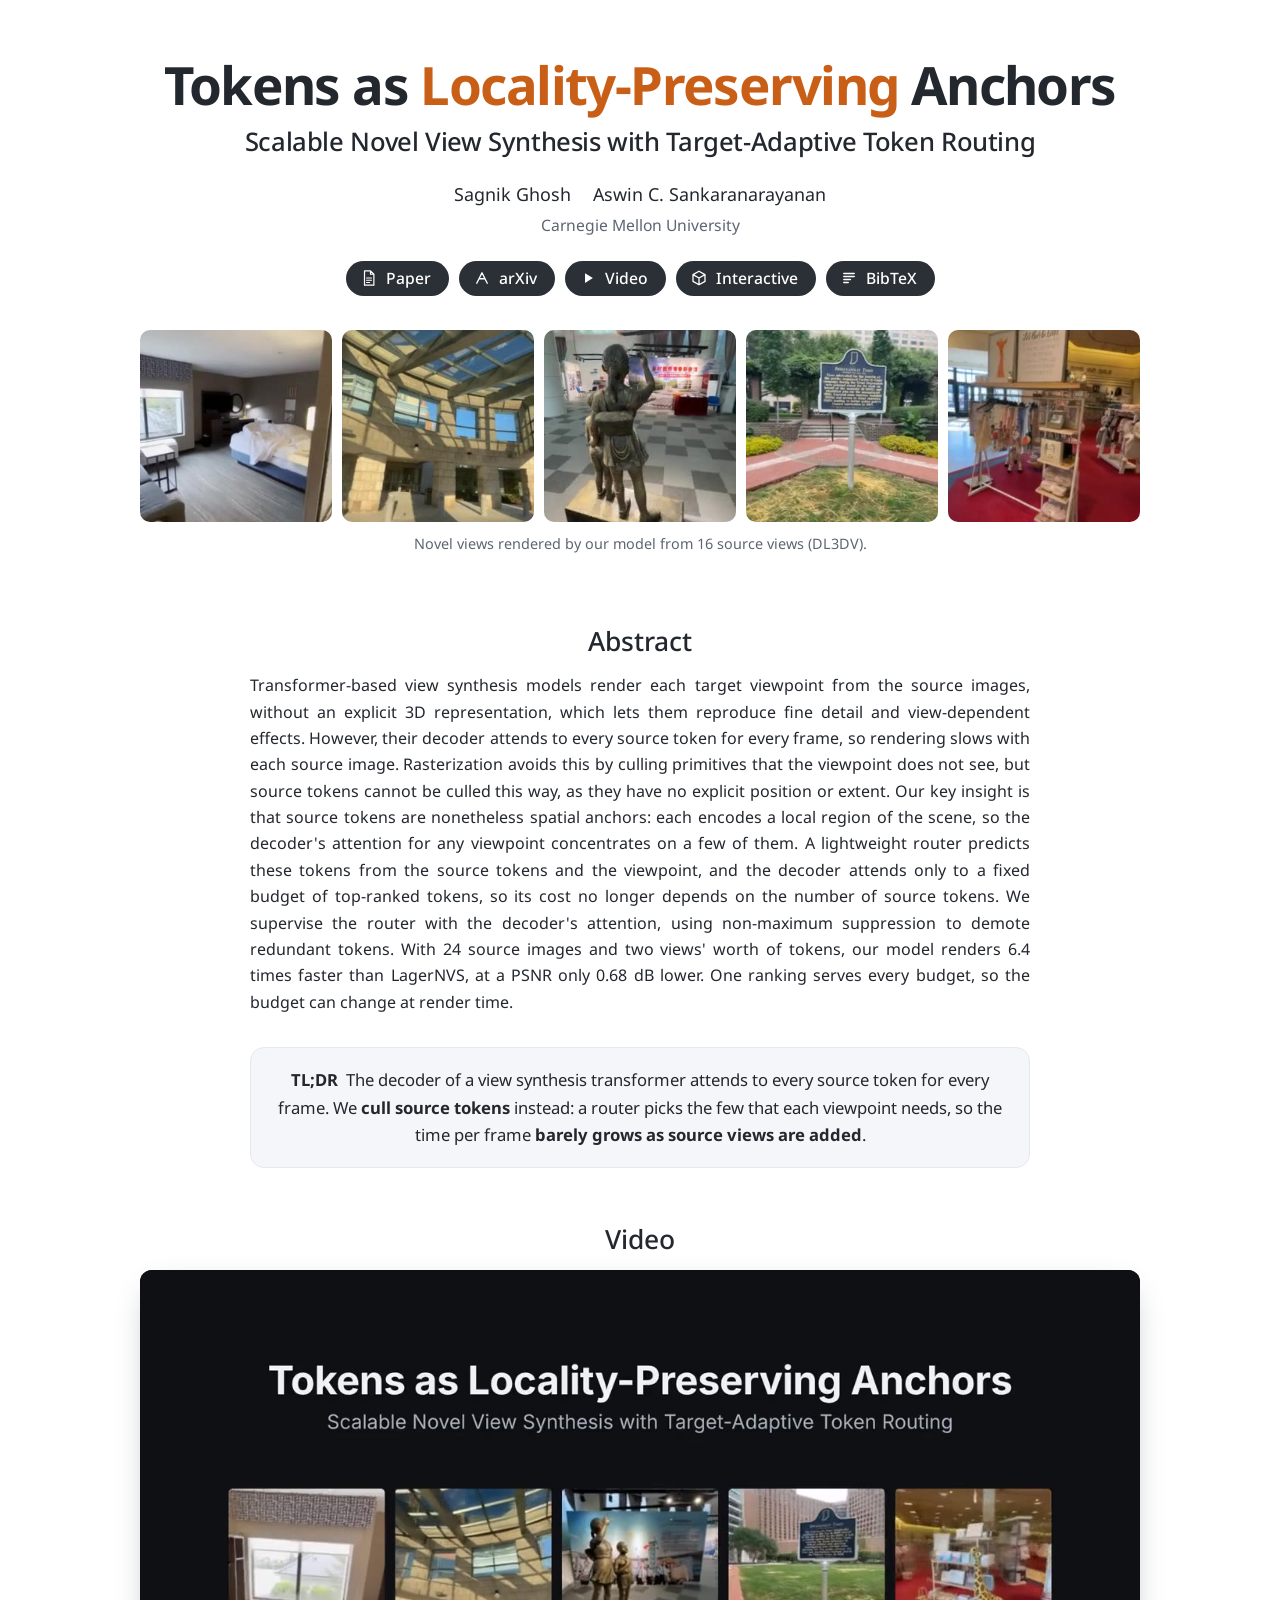
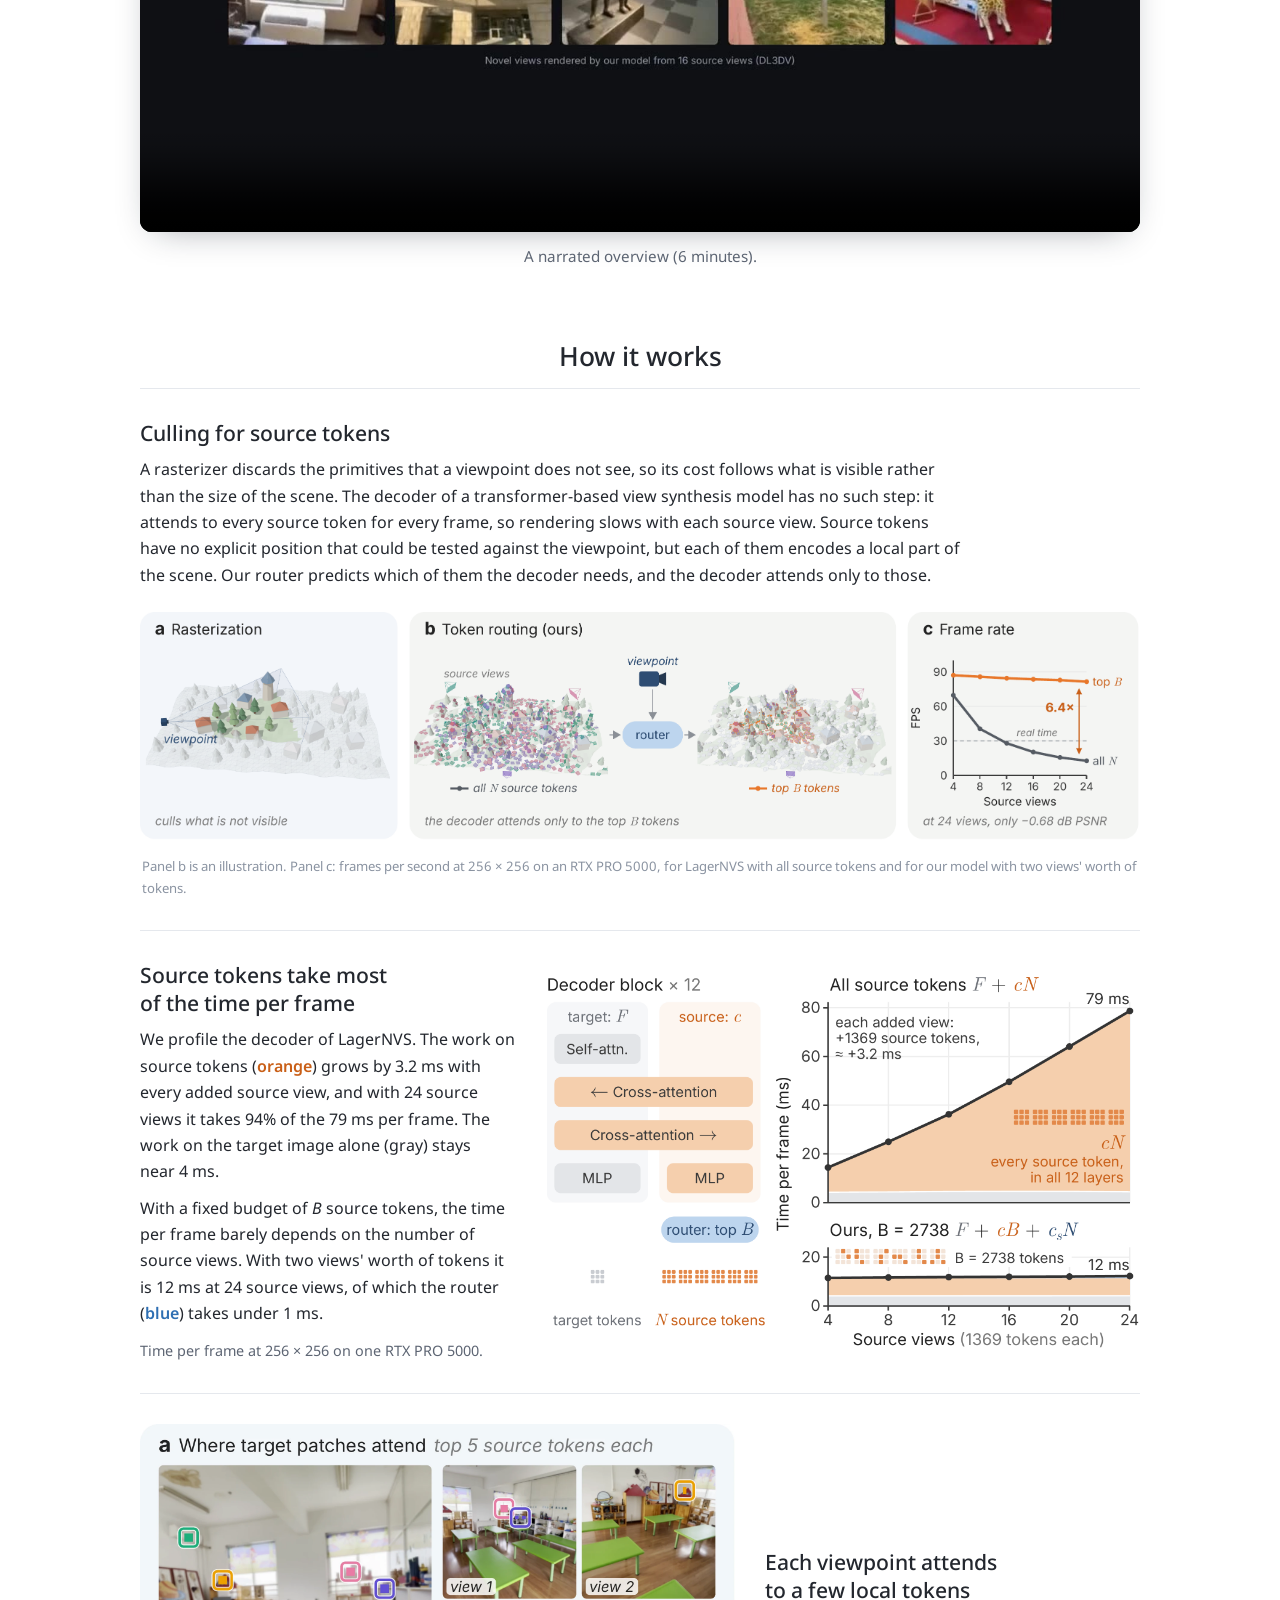
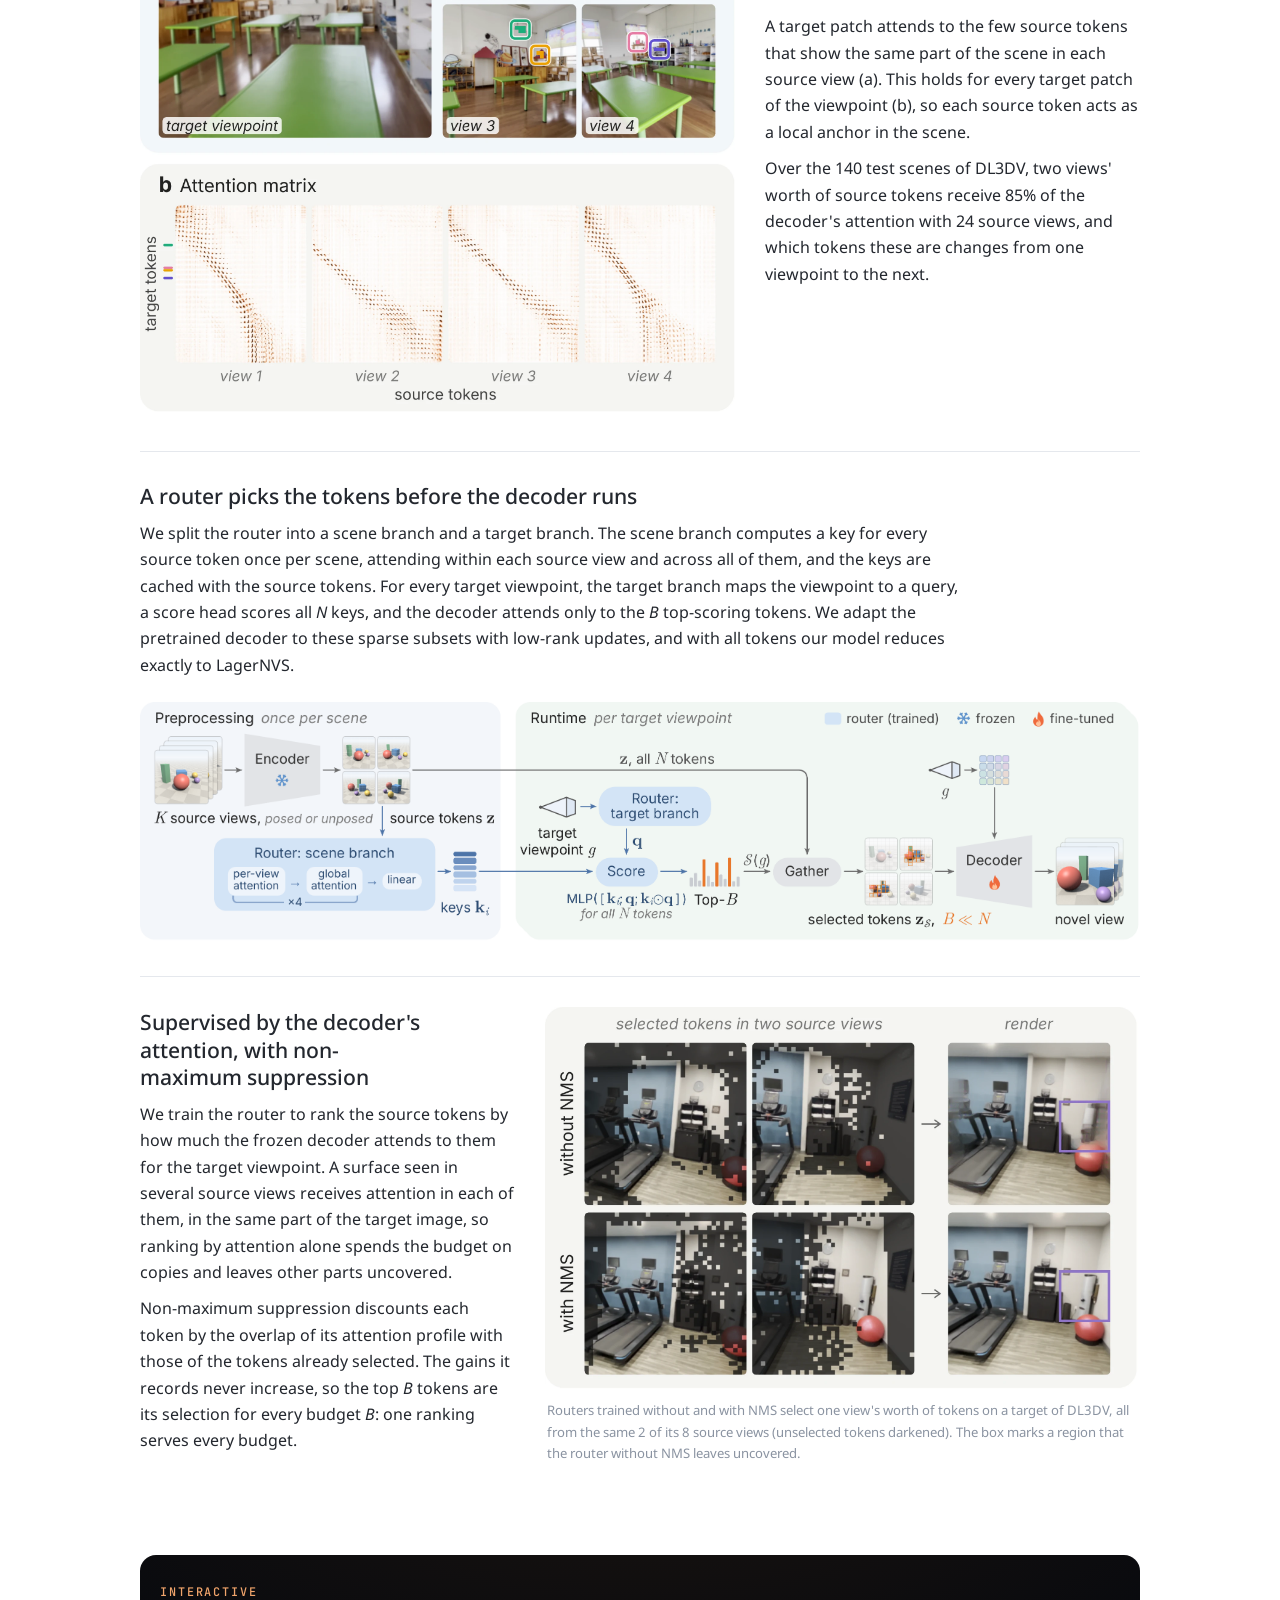
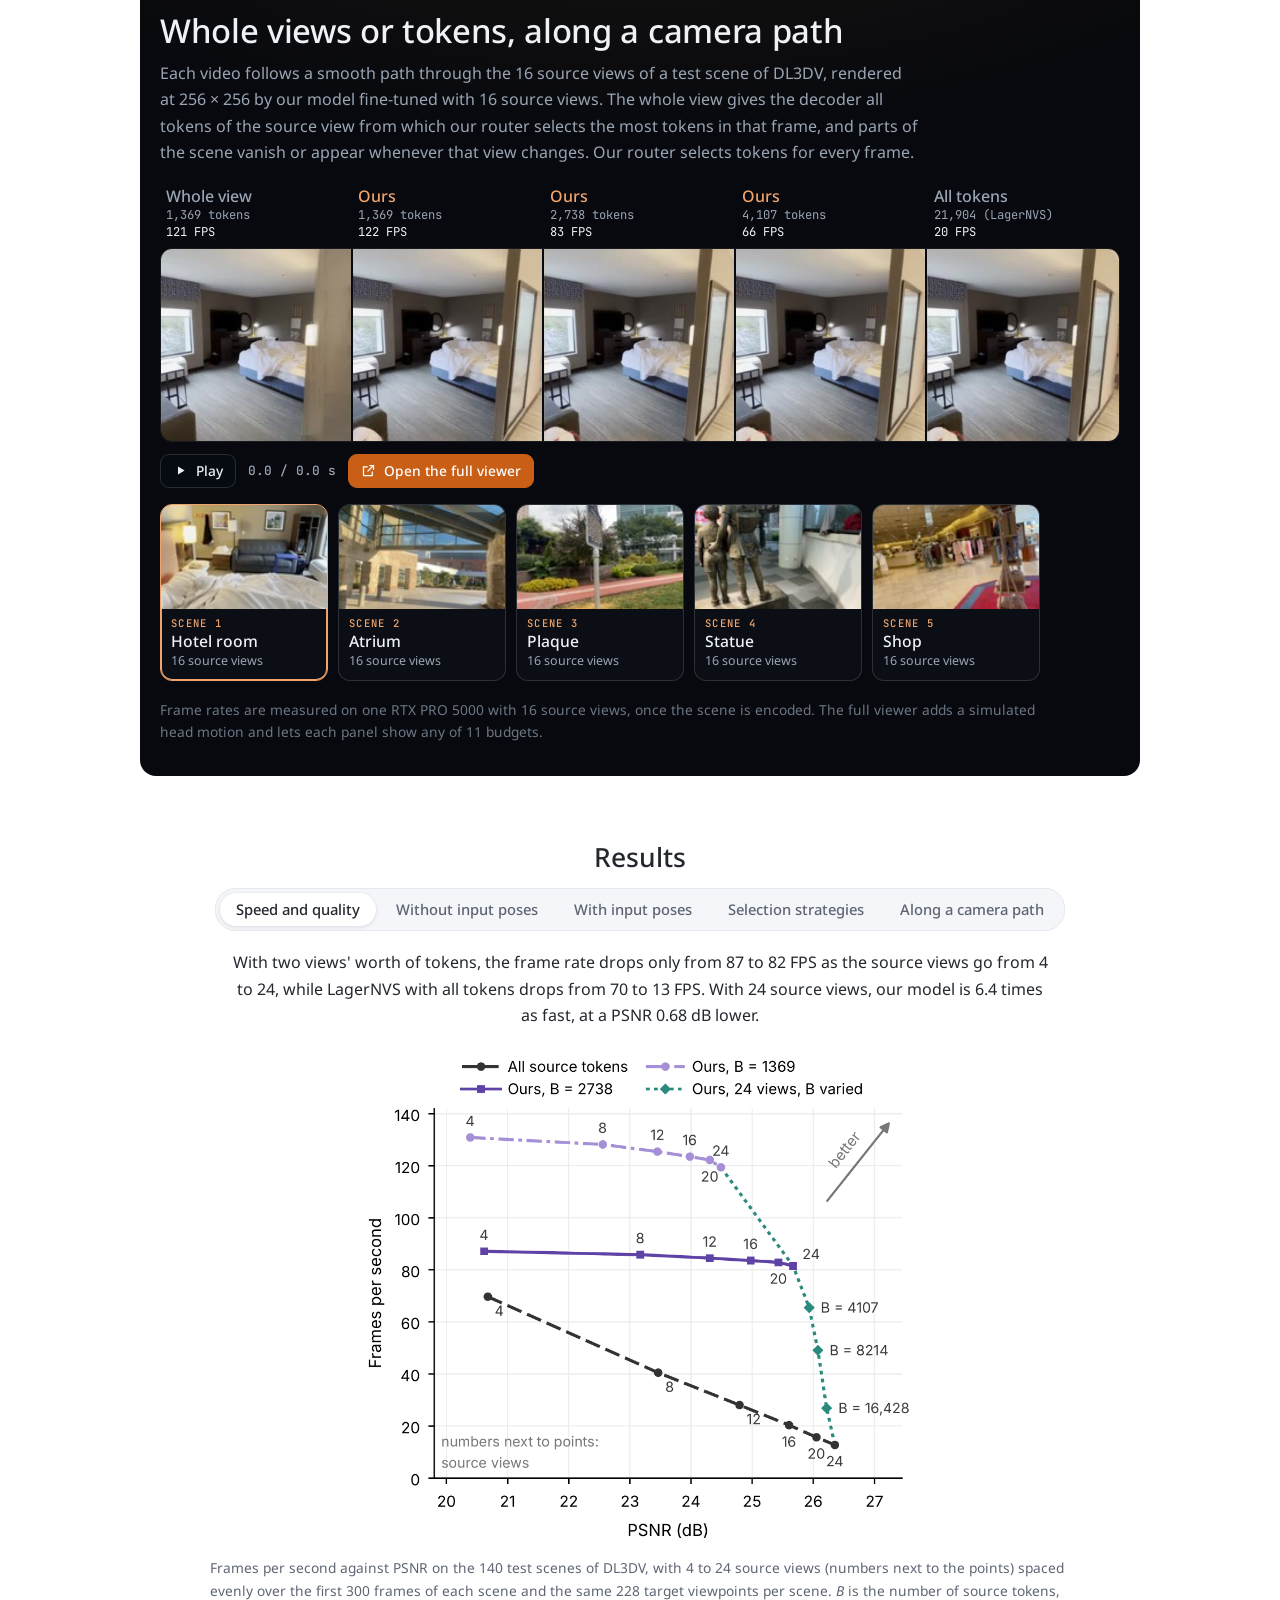
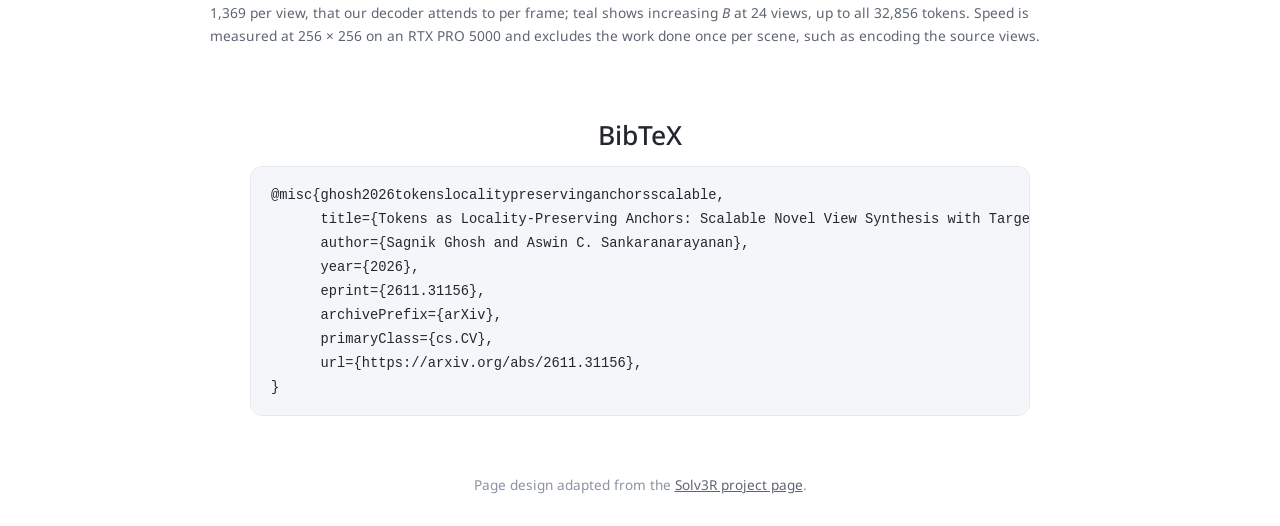
<file: index.html>
<!doctype html>
<html lang="en">
<head>
<meta charset="utf-8">
<meta name="viewport" content="width=device-width, initial-scale=1, viewport-fit=cover">
<!--HEAD-START-->
<title>Tokens as Locality-Preserving Anchors</title>
<meta name="description" content="Target-adaptive token routing: a router selects, for every target viewpoint, the few source tokens that the decoder of a transformer-based view synthesis model needs, so the time per frame barely grows with the number of source views.">
<meta property="og:title" content="Tokens as Locality-Preserving Anchors">
<meta property="og:description" content="Scalable novel view synthesis with target-adaptive token routing.">
<meta property="og:image" content="static/images/teaser.png">
<meta name="twitter:card" content="summary_large_image">
<link rel="preconnect" href="https://fonts.googleapis.com">
<link rel="preconnect" href="https://fonts.gstatic.com" crossorigin>
<link rel="stylesheet" href="https://fonts.googleapis.com/css?family=Google+Sans%7CNoto+Sans:400,400i,700&display=swap">
<link rel="stylesheet" href="https://fonts.googleapis.com/css2?family=JetBrains+Mono:wght@400;500&display=swap">
<link rel="stylesheet" href="static/css/style.css">
<!--HEAD-END-->
</head>
<body>
<!--BODY-START-->
<header class="hero">
  <div class="wrap center">
    <h1 class="title">
      <span class="main">Tokens as <span class="hl">Locality-Preserving</span> Anchors</span>
      <span class="sub">Scalable Novel View Synthesis with Target-Adaptive Token Routing</span>
    </h1>
    <div class="authors"><span class="author">Sagnik Ghosh</span><span class="author">Aswin C. Sankaranarayanan</span></div>
    <div class="affils"><span>Carnegie Mellon University</span></div>
    <nav class="links" aria-label="Paper links">
      <a class="btn" href="https://arxiv.org/pdf/2611.31156" target="_blank" rel="noopener"><svg viewBox="0 0 24 24" aria-hidden="true"><path d="M6 2.5h8l4.5 4.5v14.5H6z M14 2.5V7h4.5 M8.8 12h6.4 M8.8 15h6.4 M8.8 18h4" fill="none" stroke="currentColor" stroke-width="1.6" stroke-linejoin="round" stroke-linecap="round"/></svg><span>Paper</span></a>
      <a class="btn" href="https://arxiv.org/abs/2611.31156" target="_blank" rel="noopener"><svg viewBox="0 0 24 24" aria-hidden="true"><path d="M5 19 12 5l7 14 M8 13h8" fill="none" stroke="currentColor" stroke-width="1.8" stroke-linejoin="round" stroke-linecap="round"/></svg><span>arXiv</span></a>
      <a class="btn" href="#video"><svg viewBox="0 0 24 24" aria-hidden="true"><path d="M8 5.5v13l10.5-6.5z" fill="currentColor"/></svg><span>Video</span></a>
      <a class="btn" href="#interactive"><svg viewBox="0 0 24 24" aria-hidden="true"><path d="M12 3l8 4.5v9L12 21l-8-4.5v-9z M4 7.5l8 4.5 8-4.5M12 12v9" fill="none" stroke="currentColor" stroke-width="1.7" stroke-linejoin="round"/></svg><span>Interactive</span></a>
      <a class="btn" href="#bibtex"><svg viewBox="0 0 24 24" aria-hidden="true"><path d="M5 6h14M5 10h14M5 14h9M5 18h6" fill="none" stroke="currentColor" stroke-width="1.8" stroke-linecap="round"/></svg><span>BibTeX</span></a>
    </nav>
    <div class="reel" id="reel">
      <video src="static/videos/hero_s1.mp4" poster="static/images/hero_poster1.jpg" muted loop playsinline preload="metadata" aria-label="Novel view of a hotel room"></video>
      <video src="static/videos/hero_s2.mp4" poster="static/images/hero_poster2.jpg" muted loop playsinline preload="metadata" aria-label="Novel view of an atrium"></video>
      <video src="static/videos/hero_s4.mp4" poster="static/images/hero_poster4.jpg" muted loop playsinline preload="metadata" aria-label="Novel view of a statue"></video>
      <video src="static/videos/hero_s3.mp4" poster="static/images/hero_poster3.jpg" muted loop playsinline preload="metadata" aria-label="Novel view of a plaque"></video>
      <video src="static/videos/hero_s5.mp4" poster="static/images/hero_poster5.jpg" muted loop playsinline preload="metadata" aria-label="Novel view of a shop"></video>
    </div>
    <p class="reel-cap">Novel views rendered by our model from 16 source views (DL3DV).</p>
  </div>
</header>

<section id="abstract" class="section">
  <div class="wrap narrow">
    <h2 class="h2 center">Abstract</h2>
    <p class="abstract">Transformer-based view synthesis models render each target viewpoint from the source images, without an explicit 3D representation, which lets them reproduce fine detail and view-dependent effects. However, their decoder attends to every source token for every frame, so rendering slows with each source image. Rasterization avoids this by culling primitives that the viewpoint does not see, but source tokens cannot be culled this way, as they have no explicit position or extent. Our key insight is that source tokens are nonetheless spatial anchors: each encodes a local region of the scene, so the decoder's attention for any viewpoint concentrates on a few of them. A lightweight router predicts these tokens from the source tokens and the viewpoint, and the decoder attends only to a fixed budget of top-ranked tokens, so its cost no longer depends on the number of source tokens. We supervise the router with the decoder's attention, using non-maximum suppression to demote redundant tokens. With 24 source images and two views' worth of tokens, our model renders 6.4 times faster than LagerNVS, at a PSNR only 0.68&nbsp;dB lower. One ranking serves every budget, so the budget can change at render time.</p>
  </div>
</section>

<section class="section tight">
  <div class="wrap narrow">
    <div class="tldr"><b>TL;DR</b> The decoder of a view synthesis transformer attends to every source token for every frame. We <b>cull source tokens</b> instead: a router picks the few that each viewpoint needs, so the time per frame <b>barely grows as source views are added</b>.</div>
  </div>
</section>

<section id="video" class="section">
  <div class="wrap">
    <h2 class="h2 center">Video</h2>
    <figure class="video">
      <video controls playsinline preload="none" poster="static/images/overview_poster.jpg" aria-label="Narrated overview of the method">
        <source src="static/videos/overview.mp4" type="video/mp4">
      </video>
      <figcaption>A narrated overview (6 minutes).</figcaption>
    </figure>
  </div>
</section>

<section id="method" class="section">
  <div class="wrap">
    <h2 class="h2 center">How it works</h2>

    <div class="card wide">
      <div class="card-txt">
        <h3>Culling for source tokens</h3>
        <p>A rasterizer discards the primitives that a viewpoint does not see, so its cost follows what is visible rather than the size of the scene. The decoder of a transformer-based view synthesis model has no such step: it attends to every source token for every frame, so rendering slows with each source view. Source tokens have no explicit position that could be tested against the viewpoint, but each of them encodes a local part of the scene. Our router predicts which of them the decoder needs, and the decoder attends only to those.</p>
      </div>
      <div class="media">
        <img src="static/images/teaser.png" alt="Three panels: a rasterizer culls a village to the viewpoint's frustum; all source tokens pass through a router that keeps the top B for the viewpoint; frame rate against source views, flat for the top B and falling for all tokens." loading="lazy">
        <p class="media-cap">Panel b is an illustration. Panel c: frames per second at 256&nbsp;×&nbsp;256 on an RTX PRO 5000, for LagerNVS with all source tokens and for our model with two views' worth of tokens.</p>
      </div>
    </div>

    <div class="card">
      <div class="card-txt">
        <h3>Source tokens take most of the time per frame</h3>
        <p>We profile the decoder of LagerNVS. The work on source tokens (<span class="c-or">orange</span>) grows by 3.2&nbsp;ms with every added source view, and with 24 source views it takes 94% of the 79&nbsp;ms per frame. The work on the target image alone (gray) stays near 4&nbsp;ms.</p>
        <p>With a fixed budget of <i>B</i> source tokens, the time per frame barely depends on the number of source views. With two views' worth of tokens it is 12&nbsp;ms at 24 source views, of which the router (<span class="c-bl">blue</span>) takes under 1&nbsp;ms.</p>
        <p class="num">Time per frame at 256&nbsp;×&nbsp;256 on one RTX PRO 5000.</p>
      </div>
      <div class="media"><img src="static/images/cost.png" alt="A decoder block with target-only parts in gray and source-token parts in orange, next to two plots of time per frame against source views: all source tokens rises to 79 ms, ours with 2,738 tokens stays at 12 ms." loading="lazy"></div>
    </div>

    <div class="card flip">
      <div class="card-txt">
        <h3>Each viewpoint attends to a few local tokens</h3>
        <p>A target patch attends to the few source tokens that show the same part of the scene in each source view (a). This holds for every target patch of the viewpoint (b), so each source token acts as a local anchor in the scene.</p>
        <p>Over the 140 test scenes of DL3DV, two views' worth of source tokens receive 85% of the decoder's attention with 24 source views, and which tokens these are changes from one viewpoint to the next.</p>
      </div>
      <div class="media"><img src="static/images/attn.webp" alt="A classroom target viewpoint with four marked patches, each attending to a few tokens in four source views; below, the attention matrix from target tokens to source tokens, with narrow diagonal bands in each view." loading="lazy"></div>
    </div>

    <div class="card wide">
      <div class="card-txt">
        <h3>A router picks the tokens before the decoder runs</h3>
        <p>We split the router into a scene branch and a target branch. The scene branch computes a key for every source token once per scene, attending within each source view and across all of them, and the keys are cached with the source tokens. For every target viewpoint, the target branch maps the viewpoint to a query, a score head scores all <i>N</i> keys, and the decoder attends only to the <i>B</i> top-scoring tokens. We adapt the pretrained decoder to these sparse subsets with low-rank updates, and with all tokens our model reduces exactly to LagerNVS.</p>
      </div>
      <div class="media"><img src="static/images/method.png" alt="Overview: source views pass once per scene through the encoder and the router's scene branch, which produces cached keys; per target viewpoint, the target branch gives a query, the score head ranks all keys, the top B tokens are gathered and decoded into the novel view." loading="lazy"></div>
    </div>

    <div class="card">
      <div class="card-txt">
        <h3>Supervised by the decoder's attention, with non-maximum suppression</h3>
        <p>We train the router to rank the source tokens by how much the frozen decoder attends to them for the target viewpoint. A surface seen in several source views receives attention in each of them, in the same part of the target image, so ranking by attention alone spends the budget on copies and leaves other parts uncovered.</p>
        <p>Non-maximum suppression discounts each token by the overlap of its attention profile with those of the tokens already selected. The gains it records never increase, so the top <i>B</i> tokens are its selection for every budget <i>B</i>: one ranking serves every budget.</p>
      </div>
      <div class="media">
        <img src="static/images/nms.webp" alt="Routers trained without and with non-maximum suppression, each selecting one view's worth of tokens in two source views, and their renders; without it, a boxed region is rendered poorly." loading="lazy">
        <p class="media-cap">Routers trained without and with NMS select one view's worth of tokens on a target of DL3DV, all from the same 2 of its 8 source views (unselected tokens darkened). The box marks a region that the router without NMS leaves uncovered.</p>
      </div>
    </div>
  </div>
</section>

<div id="interactive" class="dark">
  <section class="dsection">
    <div class="wrap">
      <div class="dhead">
        <div class="kicker">Interactive</div>
        <h2 class="dh2">Whole views or tokens, along a camera path</h2>
        <p class="lead">Each video follows a smooth path through the 16 source views of a test scene of DL3DV, rendered at 256&nbsp;×&nbsp;256 by our model fine-tuned with 16 source views. The whole view gives the decoder all tokens of the source view from which our router selects the most tokens in that frame, and parts of the scene vanish or appear whenever that view changes. Our router selects tokens for every frame.</p>
      </div>
      <div class="strip-scroll">
        <div class="strip">
          <div class="strip-labels" aria-hidden="true">
            <div class="ref"><b>Whole view</b><span>1,369 tokens</span><span class="fps">121 FPS</span></div>
            <div class="ours"><b>Ours</b><span>1,369 tokens</span><span class="fps">122 FPS</span></div>
            <div class="ours"><b>Ours</b><span>2,738 tokens</span><span class="fps">83 FPS</span></div>
            <div class="ours"><b>Ours</b><span>4,107 tokens</span><span class="fps">66 FPS</span></div>
            <div class="ref"><b>All tokens</b><span>21,904 (LagerNVS)</span><span class="fps">20 FPS</span></div>
          </div>
          <div class="stage">
            <video id="cmp" src="static/videos/cmp_scene1.mp4" poster="static/images/cmp_poster1.jpg" muted loop playsinline preload="metadata"
              aria-label="Five renders of the same camera path side by side: whole view, ours at 1,369, 2,738 and 4,107 tokens, and all tokens"></video>
            <div class="ticks" aria-hidden="true"><i></i><i></i><i></i><i></i><i></i></div>
          </div>
        </div>
      </div>
      <div class="tools">
        <button class="tool" id="cmpPlay" type="button" aria-label="Pause"><svg viewBox="0 0 24 24" aria-hidden="true"><path id="cmpIcon" d="M7 5h3.5v14H7zM13.5 5H17v14h-3.5z" fill="currentColor"/></svg><span id="cmpPlayTxt">Pause</span></button>
        <span class="tl-time" id="cmpTime">0.0 / 0.0 s</span>
        <a class="tool go" href="viewer/index.html" target="_blank" rel="noopener"><svg viewBox="0 0 24 24" aria-hidden="true"><path d="M14 4h6v6M20 4l-9 9M18 14v6H4V6h6" fill="none" stroke="currentColor" stroke-width="2" stroke-linecap="round" stroke-linejoin="round"/></svg>Open the full viewer</a>
      </div>
      <div class="gal-picker" role="tablist" aria-label="Scenes" id="scenes">
        <button class="gal-card" role="tab" aria-selected="true" data-s="1"><img class="gal-thumb" src="static/thumbs/scene1.jpg" alt=""><span class="gal-txt"><em>Scene 1</em><b>Hotel room</b><span>16 source views</span></span></button>
        <button class="gal-card" role="tab" aria-selected="false" data-s="2"><img class="gal-thumb" src="static/thumbs/scene2.jpg" alt=""><span class="gal-txt"><em>Scene 2</em><b>Atrium</b><span>16 source views</span></span></button>
        <button class="gal-card" role="tab" aria-selected="false" data-s="3"><img class="gal-thumb" src="static/thumbs/scene3.jpg" alt=""><span class="gal-txt"><em>Scene 3</em><b>Plaque</b><span>16 source views</span></span></button>
        <button class="gal-card" role="tab" aria-selected="false" data-s="4"><img class="gal-thumb" src="static/thumbs/scene4.jpg" alt=""><span class="gal-txt"><em>Scene 4</em><b>Statue</b><span>16 source views</span></span></button>
        <button class="gal-card" role="tab" aria-selected="false" data-s="5"><img class="gal-thumb" src="static/thumbs/scene5.jpg" alt=""><span class="gal-txt"><em>Scene 5</em><b>Shop</b><span>16 source views</span></span></button>
      </div>
      <p class="note">Frame rates are measured on one RTX PRO 5000 with 16 source views, once the scene is encoded. The full viewer adds a simulated head motion and lets each panel show any of 11 budgets.</p>
    </div>
  </section>
</div>

<section id="results" class="section">
  <div class="wrap">
    <h2 class="h2 center">Results</h2>
    <div class="seg" role="tablist" aria-label="Results">
      <button class="seg-b" role="tab" aria-selected="true" aria-controls="tab-speed" id="b-speed">Speed and quality</button>
      <button class="seg-b" role="tab" aria-selected="false" aria-controls="tab-posefree" id="b-posefree">Without input poses</button>
      <button class="seg-b" role="tab" aria-selected="false" aria-controls="tab-posed" id="b-posed">With input poses</button>
      <button class="seg-b" role="tab" aria-selected="false" aria-controls="tab-selection" id="b-selection">Selection strategies</button>
      <button class="seg-b" role="tab" aria-selected="false" aria-controls="tab-switch" id="b-switch">Along a camera path</button>
    </div>

    <div class="res-pane" id="tab-speed" role="tabpanel" aria-labelledby="b-speed">
      <p class="res-lead">With two views' worth of tokens, the frame rate drops only from 87 to 82 FPS as the source views go from 4 to 24, while LagerNVS with all tokens drops from 70 to 13 FPS. With 24 source views, our model is 6.4 times as fast, at a PSNR 0.68&nbsp;dB lower.</p>
      <figure class="paper-result plot"><img src="static/images/speed.png" alt="Frames per second against PSNR for all source tokens and for ours at 1,369 and 2,738 tokens, with 4 to 24 source views." loading="lazy"></figure>
      <p class="res-cap">Frames per second against PSNR on the 140 test scenes of DL3DV, with 4 to 24 source views (numbers next to the points) spaced evenly over the first 300 frames of each scene and the same 228 target viewpoints per scene. <i>B</i> is the number of source tokens, 1,369 per view, that our decoder attends to per frame; teal shows increasing <i>B</i> at 24 views, up to all 32,856 tokens. Speed is measured at 256&nbsp;×&nbsp;256 on an RTX PRO 5000 and excludes the work done once per scene, such as encoding the source views.</p>
    </div>

    <div class="res-pane" id="tab-posefree" role="tabpanel" aria-labelledby="b-posefree" hidden>
      <p class="res-lead">Without input poses, our model with one view's worth of tokens renders higher quality than the feed-forward Gaussian splatting methods on all three benchmarks. Once their Gaussians are predicted, the splatting methods render many more frames per second.</p>
      <div class="table-wrap">
        <table class="res">
          <thead><tr><th class="l">Method</th><th>PSNR ↑</th><th>SSIM ↑</th><th>LPIPS ↓</th><th>FPS ↑</th></tr></thead>
          <tbody>
            <tr class="grp"><td colspan="5">RealEstate10K, 2 source views</td></tr>
            <tr><td>NoPoSplat*</td><td class="r3">25.03</td><td class="r3">0.838</td><td class="r3">0.160</td><td>868</td></tr>
            <tr><td>SPFSplatV2*</td><td class="r2">26.16</td><td class="r2">0.861</td><td class="r2">0.146</td><td>828</td></tr>
            <tr><td>YoNoSplat</td><td>24.63</td><td>0.824</td><td>0.176</td><td>867</td></tr>
            <tr><td>WorldMirror</td><td>22.74</td><td>0.792</td><td>0.208</td><td>847</td></tr>
            <tr class="ours"><td>Ours, <i>B</i> = 1,369</td><td class="r1">27.27</td><td class="r1">0.865</td><td class="r1">0.142</td><td>41</td></tr>
            <tr class="ref"><td>LagerNVS, <i>B</i> = <i>N</i></td><td>27.61</td><td>0.872</td><td>0.136</td><td>34</td></tr>
            <tr class="grp"><td colspan="5">CO3D, 9 source views</td></tr>
            <tr><td>YoNoSplat</td><td>22.08</td><td>0.715</td><td>0.388</td><td>493</td></tr>
            <tr><td>WorldMirror†</td><td>21.12</td><td>0.712</td><td>0.393</td><td>527</td></tr>
            <tr class="ours"><td>Ours, <i>B</i> = 1,369</td><td class="r3">25.45</td><td class="r3">0.775</td><td class="r3">0.297</td><td>42</td></tr>
            <tr class="ours"><td>Ours, <i>B</i> = 2,738</td><td class="r2">26.04</td><td class="r2">0.784</td><td class="r2">0.282</td><td>33</td></tr>
            <tr class="ours"><td>Ours, <i>B</i> = 4,107</td><td class="r1">26.18</td><td class="r1">0.787</td><td class="r1">0.278</td><td>29</td></tr>
            <tr class="ref"><td>LagerNVS, <i>B</i> = <i>N</i></td><td>26.43</td><td>0.793</td><td>0.271</td><td>17</td></tr>
            <tr class="grp"><td colspan="5">Mip-NeRF 360, 9 source views</td></tr>
            <tr><td>YoNoSplat</td><td>18.67</td><td>0.439</td><td>0.525</td><td>504</td></tr>
            <tr><td>WorldMirror</td><td>17.71</td><td>0.418</td><td>0.502</td><td>498</td></tr>
            <tr class="ours"><td>Ours, <i>B</i> = 1,369</td><td class="r3">19.99</td><td class="r3">0.484</td><td class="r3">0.426</td><td>42</td></tr>
            <tr class="ours"><td>Ours, <i>B</i> = 2,738</td><td class="r2">20.32</td><td class="r2">0.494</td><td class="r2">0.410</td><td>33</td></tr>
            <tr class="ours"><td>Ours, <i>B</i> = 4,107</td><td class="r1">20.40</td><td class="r1">0.496</td><td class="r1">0.407</td><td>29</td></tr>
            <tr class="ref"><td>LagerNVS, <i>B</i> = <i>N</i></td><td>20.65</td><td>0.503</td><td>0.402</td><td>18</td></tr>
          </tbody>
        </table>
      </div>
      <p class="res-cap">RealEstate10K uses the NoPoSplat split, scored at 256&nbsp;×&nbsp;256; CO3D and Mip-NeRF 360 use the ReconFusion splits, scored at 512&nbsp;×&nbsp;512. Every method estimates and refines the target pose. *Numbers from the papers. †Trained on CO3D. Ours builds on the general model of LagerNVS and reduces to it with all tokens (gray); 1,369 tokens are one view. FPS counts target viewpoints rendered per second on one RTX PRO 5000 once the scene is encoded, with the fastest renderer that reproduces each splatting method's images. Colors mark the <span class="k r1">best</span>, <span class="k r2">second</span> and <span class="k r3">third</span> entry in each quality column of each block, excluding the gray rows.</p>
    </div>

    <div class="res-pane" id="tab-posed" role="tabpanel" aria-labelledby="b-posed" hidden>
      <p class="res-lead">With input poses on DL3DV, every budget renders above DepthSplat and CLiFT, and three views' worth of tokens is within 0.21&nbsp;dB of all tokens.</p>
      <div class="table-wrap">
        <table class="res">
          <thead>
            <tr><th class="l"></th><th colspan="3">4 source views</th><th colspan="3">6 source views</th></tr>
            <tr><th class="l">Method</th><th>PSNR ↑</th><th>SSIM ↑</th><th>LPIPS ↓</th><th>PSNR ↑</th><th>SSIM ↑</th><th>LPIPS ↓</th></tr>
          </thead>
          <tbody>
            <tr><td>DepthSplat <sub>256×256</sub></td><td>22.39</td><td>0.767</td><td>0.186</td><td>23.56</td><td>0.813</td><td>0.151</td></tr>
            <tr><td>DepthSplat <sub>256×448</sub>*</td><td>23.06</td><td>0.786</td><td>0.172</td><td>23.87</td><td>0.821</td><td>0.147</td></tr>
            <tr><td>CLiFT <sub>256×448</sub>*</td><td>23.42</td><td>0.754</td><td>0.203</td><td>24.78</td><td>0.798</td><td>0.166</td></tr>
            <tr class="ours"><td>Ours, <i>B</i> = 1,369</td><td class="r3">26.79</td><td class="r3">0.857</td><td class="r3">0.105</td><td class="r3">28.22</td><td class="r3">0.889</td><td class="r3">0.082</td></tr>
            <tr class="ours"><td>Ours, <i>B</i> = 2,738</td><td class="r2">27.41</td><td class="r2">0.867</td><td class="r2">0.096</td><td class="r2">29.18</td><td class="r2">0.901</td><td class="r2">0.070</td></tr>
            <tr class="ours"><td>Ours, <i>B</i> = 4,107</td><td class="r1">27.48</td><td class="r1">0.869</td><td class="r1">0.095</td><td class="r1">29.28</td><td class="r1">0.903</td><td class="r1">0.069</td></tr>
            <tr class="ref"><td>LagerNVS, <i>B</i> = <i>N</i></td><td>27.60</td><td>0.871</td><td>0.094</td><td>29.49</td><td>0.906</td><td>0.068</td></tr>
          </tbody>
        </table>
      </div>
      <p class="res-cap">The DepthSplat split of DL3DV (140 scenes). All methods are scored on the central square of each frame, resized to 256&nbsp;×&nbsp;256; subscripts give the input resolution. *These inputs cover 1.66 times (DepthSplat, at 0.95 times the height) and 1.75 times (CLiFT) the width of our crops. With all <i>N</i> tokens, our model reduces to LagerNVS (gray). Colors mark the <span class="k r1">best</span>, <span class="k r2">second</span> and <span class="k r3">third</span> entry in each column, excluding the gray row.</p>
    </div>

    <div class="res-pane" id="tab-selection" role="tabpanel" aria-labelledby="b-selection" hidden>
      <p class="res-lead">With one view's worth of tokens, our router renders better than a geometric cost computed from predicted depth (by 1.62&nbsp;dB with 24 source views), than routing without NMS and than random tokens. Whole source views fall behind with few source views and catch up only with many.</p>
      <figure class="paper-result plot"><img src="static/images/selection.png" alt="PSNR against source views for ours, ours without NMS, whole view, geometric cost, random tokens and all source tokens." loading="lazy"></figure>
      <p class="res-cap">PSNR with one view's worth of source tokens (<i>B</i> = 1,369) on the 140 test scenes of DL3DV, with 4 to 24 source views spaced evenly over the first 300 frames and the same 228 target viewpoints per scene. Each strategy renders through a decoder adapted to its own selections in the same way as ours, and LagerNVS attends to all source tokens.</p>
    </div>

    <div class="res-pane" id="tab-switch" role="tabpanel" aria-labelledby="b-switch" hidden>
      <p class="res-lead">Whole views are all or nothing: whenever the selected view changes, parts of the scene vanish or turn translucent. Our router shifts its tokens between views gradually.</p>
      <figure class="paper-result mid"><img src="static/images/view_switch.webp" alt="Source-view usage along a 300-frame trajectory for the whole view and for our router, and renders at a switch where the boxed content turns translucent with the whole view." loading="lazy"></figure>
      <p class="res-cap">Switching source views along a 300-frame trajectory, with four source views captured at the vertical lines. The whole view (orange) is the source view from which our router selects the most tokens; blue lanes show the share of our router's tokens from each view. At the marked switch, the boxed content turns translucent with the whole view, while our router keeps 95% of its tokens.</p>
    </div>
  </div>
</section>

<section id="bibtex" class="section">
  <div class="wrap narrow">
    <h2 class="h2 center">BibTeX</h2>
    <pre class="bib"><code>@misc{ghosh2026tokenslocalitypreservinganchorsscalable,
      title={Tokens as Locality-Preserving Anchors: Scalable Novel View Synthesis with Target-Adaptive Token Routing}, 
      author={Sagnik Ghosh and Aswin C. Sankaranarayanan},
      year={2026},
      eprint={2611.31156},
      archivePrefix={arXiv},
      primaryClass={cs.CV},
      url={https://arxiv.org/abs/2611.31156}, 
}</code></pre>
  </div>
</section>

<footer class="foot">
  <div class="wrap narrow center">Page design adapted from the <a href="https://ubc-vision.github.io/solv3r/">Solv3R project page</a>.</div>
</footer>
<script src="static/js/main.js"></script>
<!--BODY-END-->
</body>
</html>
</file>
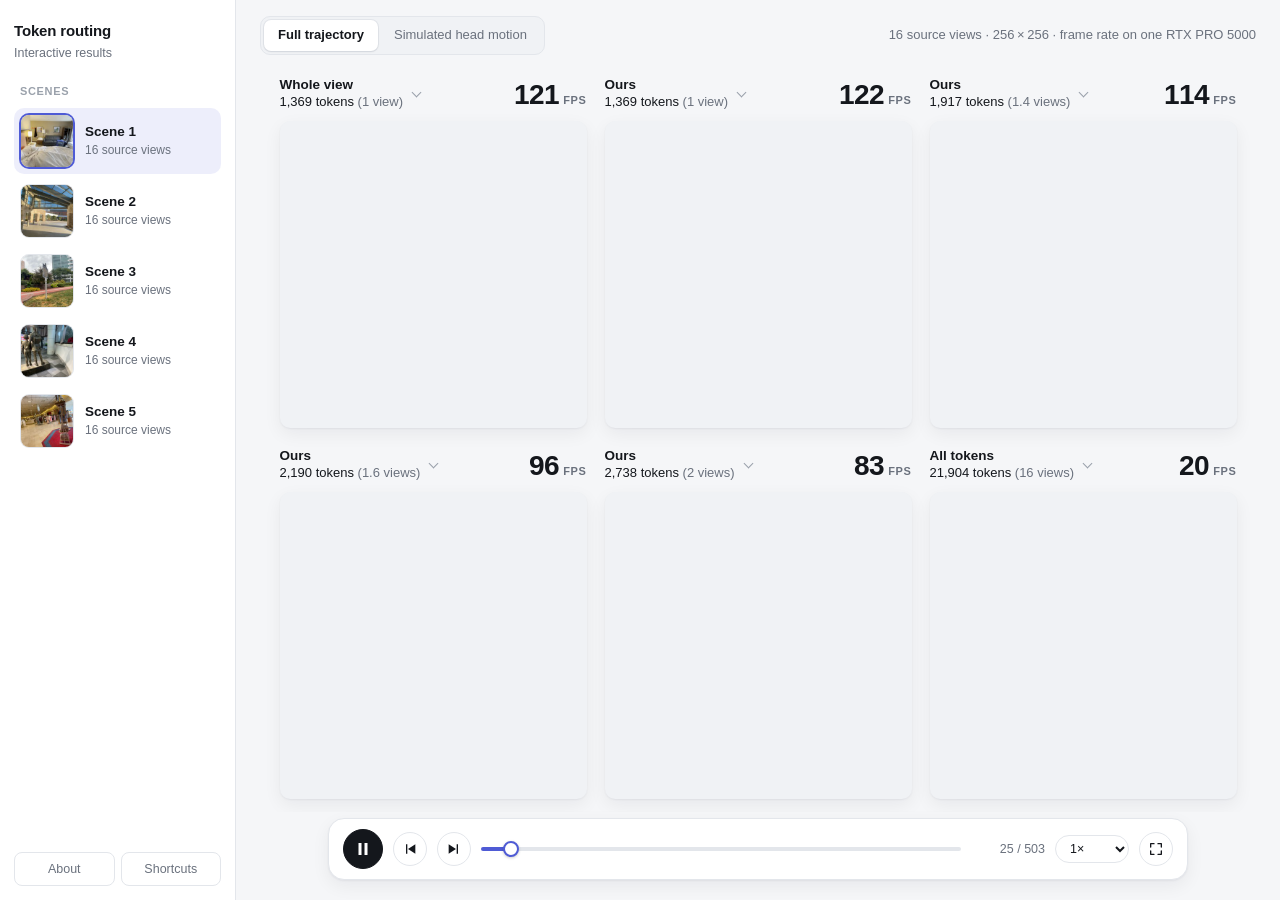
<file: viewer/index.html>
<!doctype html>
<html lang="en">
<head>
<meta charset="utf-8">
<meta name="viewport" content="width=device-width, initial-scale=1">
<title>Token routing: interactive results</title>
<style>
:root {
  --bg: #f5f6f8; --surface: #ffffff; --surface-2: #f0f2f5; --border: #e3e6eb; --text: #14171c; --muted: #6a717d;
  --faint: #9aa1ab; --accent: #4f5bd5; --accent-soft: rgba(79, 91, 213, 0.10); --shadow: 0 1px 2px rgba(16, 24, 40, .05), 0 6px 18px rgba(16, 24, 40, .06);
}
@media (prefers-color-scheme: dark) {
  :root { --bg: #0d0f12; --surface: #15181d; --surface-2: #1c2026; --border: #262b33; --text: #e7e9ee; --muted: #9aa1ad;
    --faint: #6b7280; --accent: #8e98ff; --accent-soft: rgba(142, 152, 255, 0.14); --shadow: 0 1px 2px rgba(0,0,0,.4), 0 8px 24px rgba(0,0,0,.35); }
}
* { box-sizing: border-box; }
html, body { margin: 0; height: 100%; background: var(--bg); color: var(--text);
  font: 14px/1.45 ui-sans-serif, -apple-system, BlinkMacSystemFont, "Segoe UI", Inter, Roboto, "Helvetica Neue", Arial, sans-serif;
  -webkit-font-smoothing: antialiased; }
button, select, input { font: inherit; color: inherit; }
.num { font-variant-numeric: tabular-nums; }

.app { display: grid; grid-template-columns: 236px 1fr; height: 100vh; }

/* sidebar */
.sidebar { background: var(--surface); border-right: 1px solid var(--border); display: flex; flex-direction: column; padding: 20px 14px 14px; min-height: 0; }
.brand .title { font-size: 15px; font-weight: 650; letter-spacing: -0.01em; }
.brand .sub { color: var(--muted); font-size: 12.5px; margin-top: 2px; }
.label { color: var(--faint); font-size: 11px; font-weight: 600; letter-spacing: .06em; text-transform: uppercase; margin: 22px 6px 8px; }
#scenes { display: flex; flex-direction: column; gap: 4px; overflow-y: auto; min-height: 0; }
.scene { display: flex; align-items: center; gap: 12px; padding: 6px; border-radius: 10px; border: 1px solid transparent; background: none; cursor: pointer; text-align: left; }
.scene:hover { background: var(--surface-2); }
.scene.on { background: var(--accent-soft); }
.scene img { width: 52px; height: 52px; border-radius: 8px; object-fit: cover; display: block; flex: none; box-shadow: 0 0 0 1px var(--border); }
.scene.on img { box-shadow: 0 0 0 2px var(--accent); }
.scene .n { font-weight: 600; font-size: 13.5px; }
.scene .d { color: var(--muted); font-size: 12px; white-space: nowrap; }
.side-foot { margin-top: auto; display: flex; gap: 6px; padding-top: 12px; }
.ghost { flex: 1; border: 1px solid var(--border); background: var(--surface); border-radius: 8px; padding: 7px 8px; cursor: pointer; color: var(--muted); font-size: 12.5px; }
.ghost:hover { color: var(--text); background: var(--surface-2); }

/* main column */
.main { display: grid; grid-template-rows: auto 1fr auto; min-width: 0; min-height: 0; }
.topbar { display: flex; align-items: center; justify-content: space-between; gap: 16px; padding: 16px 24px 4px; flex-wrap: wrap; }
.seg { display: inline-flex; background: var(--surface-2); border: 1px solid var(--border); border-radius: 10px; padding: 3px; gap: 2px; }
.seg button { border: 0; background: none; padding: 6px 14px; border-radius: 7px; cursor: pointer; color: var(--muted); font-size: 13px; white-space: nowrap; }
.seg button:hover { color: var(--text); }
.seg button.on { background: var(--surface); color: var(--text); box-shadow: 0 1px 2px rgba(16,24,40,.08), 0 0 0 1px var(--border); font-weight: 550; }
.legend { color: var(--muted); font-size: 13px; }

.stage-wrap { min-height: 0; display: flex; align-items: center; justify-content: center; padding: 12px 24px; overflow: hidden; }
#stage { display: grid; justify-content: center; align-content: center; }
.panel { display: flex; flex-direction: column; gap: 8px; min-width: 0; }
.cap { display: flex; align-items: flex-end; justify-content: space-between; gap: 10px; height: 42px; }
.pick { position: relative; min-width: 0; display: flex; flex-direction: column; justify-content: flex-end; line-height: 1.25; padding: 3px 26px 3px 8px; margin-left: -8px; border-radius: 8px; white-space: nowrap; overflow: hidden; }
.pick:hover { background: var(--surface-2); }
.pick:focus-within { box-shadow: 0 0 0 2px var(--accent-soft); }
.pick .m { font-weight: 650; font-size: 13.5px; }
.pick .k { font-size: 13px; overflow: hidden; text-overflow: ellipsis; }
.pick .v { color: var(--muted); }
.pick::after { content: ""; position: absolute; right: 9px; top: 50%; width: 6px; height: 6px; margin-top: -5px; border-right: 1.5px solid var(--faint); border-bottom: 1.5px solid var(--faint); transform: rotate(45deg); }
.pick select { position: absolute; inset: 0; width: 100%; height: 100%; opacity: 0; cursor: pointer; border: 0; -webkit-appearance: none; appearance: none; }
.fps { display: flex; align-items: baseline; gap: 4px; flex: none; line-height: 1; padding-bottom: 4px; }
.fps .n { font-size: 28px; font-weight: 700; letter-spacing: -0.02em; }
.fps .u { font-size: 11px; font-weight: 600; letter-spacing: .06em; color: var(--muted); }
#stage.compact .cap { gap: 6px; }
#stage.compact .pick { padding-right: 17px; }
#stage.compact .pick::after { right: 5px; }
#stage.compact .pick .k { font-size: 12px; }
#stage.compact .fps { gap: 3px; }
#stage.compact .fps .n { font-size: 22px; }
#stage.compact .fps .u { font-size: 10px; letter-spacing: .04em; }
.frame { border-radius: 10px; overflow: hidden; background: var(--surface-2); box-shadow: var(--shadow); line-height: 0; }
canvas { display: block; }

/* control dock */
.dock { padding: 6px 24px 20px; }
.dock-card { background: var(--surface); border: 1px solid var(--border); border-radius: 16px; box-shadow: var(--shadow); padding: 10px 14px; max-width: 860px; margin: 0 auto; }
.transport { display: flex; align-items: center; gap: 10px; }
.icon { width: 34px; height: 34px; border-radius: 50%; border: 1px solid var(--border); background: var(--surface); display: grid; place-items: center; cursor: pointer; color: var(--text); flex: none; }
.icon:hover { background: var(--surface-2); }
.icon.primary { width: 40px; height: 40px; background: var(--text); color: var(--surface); border-color: var(--text); }
.icon.primary:hover { opacity: .9; }
.icon svg { width: 16px; height: 16px; fill: currentColor; }
.icon.primary svg { width: 18px; height: 18px; }
.fcount { color: var(--muted); font-size: 12.5px; min-width: 74px; text-align: right; }
.pill { border: 1px solid var(--border); background: var(--surface); border-radius: 999px; padding: 5px 10px; cursor: pointer; font-size: 12.5px; color: var(--text); }

input[type=range] { -webkit-appearance: none; appearance: none; background: transparent; width: 100%; margin: 0; cursor: pointer; }
input[type=range]:focus { outline: none; }
input[type=range]::-webkit-slider-runnable-track { height: 4px; border-radius: 999px; background: linear-gradient(to right, var(--accent) 0 var(--p, 0%), var(--border) var(--p, 0%) 100%); }
input[type=range]::-moz-range-track { height: 4px; border-radius: 999px; background: var(--border); }
input[type=range]::-moz-range-progress { height: 4px; border-radius: 999px; background: var(--accent); }
input[type=range]::-webkit-slider-thumb { -webkit-appearance: none; width: 16px; height: 16px; border-radius: 50%; background: var(--surface); border: 2px solid var(--accent); margin-top: -6px; box-shadow: 0 1px 3px rgba(0,0,0,.2); }
input[type=range]::-moz-range-thumb { width: 12px; height: 12px; border-radius: 50%; background: var(--surface); border: 2px solid var(--accent); box-shadow: 0 1px 3px rgba(0,0,0,.2); }
#scrub { flex: 1; }

/* dialogs */
dialog { border: 1px solid var(--border); border-radius: 16px; padding: 22px 24px; max-width: 580px; background: var(--surface); color: var(--text); box-shadow: 0 20px 60px rgba(0,0,0,.25); }
dialog::backdrop { background: rgba(10, 12, 16, .35); backdrop-filter: blur(2px); }
dialog h2 { font-size: 16px; margin: 0 0 10px; }
dialog p { margin: 8px 0; color: var(--muted); }
dialog p b { color: var(--text); font-weight: 600; }
.keys { display: grid; grid-template-columns: auto 1fr; gap: 8px 16px; margin: 6px 0 4px; color: var(--muted); }
kbd { font: 12px ui-monospace, SFMono-Regular, Menlo, monospace; background: var(--surface-2); border: 1px solid var(--border); border-bottom-width: 2px; border-radius: 6px; padding: 1px 6px; color: var(--text); }
.close { float: right; border: 0; background: none; cursor: pointer; color: var(--muted); font-size: 20px; line-height: 1; margin: -6px -8px 0 0; padding: 4px 8px; }

/* full-screen mode: the sidebar shrinks to a rail of scene thumbnails; panels as large as the screen allows */
body.fs .app { grid-template-columns: 92px 1fr; }
body.fs .sidebar { padding: 14px 8px; align-items: stretch; }
body.fs .brand, body.fs .label, body.fs .side-foot, body.fs .scene .d { display: none; }
body.fs #scenes { gap: 10px; justify-content: center; flex: 1; }
body.fs .scene { flex-direction: column; gap: 5px; padding: 6px 4px; }
body.fs .scene img { width: 64px; height: 64px; }
body.fs .scene .n { font-size: 12px; font-weight: 600; text-align: center; }
body.fs .topbar { padding: 10px 20px 2px; }
body.fs .stage-wrap { padding: 8px 16px; }
body.fs .dock { padding: 4px 16px 12px; }
.icon.flat svg { fill: none; stroke: currentColor; stroke-width: 2; stroke-linecap: round; stroke-linejoin: round; }

#pool { position: fixed; left: 0; top: 0; width: 1px; height: 1px; overflow: hidden; opacity: 0; pointer-events: none; }
#pool video { width: 1px; height: 1px; }

@media (max-width: 900px) {
  .app { grid-template-columns: 1fr; grid-template-rows: auto 1fr; height: auto; min-height: 100vh; }
  .sidebar { border-right: 0; border-bottom: 1px solid var(--border); padding: 14px; }
  #scenes { flex-direction: row; overflow-x: auto; }
  .scene .d { display: none; }
  .label, .side-foot { display: none; }
  .legend { display: none; }
}
.hl { outline: 3px solid #f0914a !important; outline-offset: 3px; }   /* highlight sent by the talk deck (embedded only) */
</style>
</head>
<body>
<div class="app">
  <aside class="sidebar">
    <div class="brand"><div class="title">Token routing</div><div class="sub">Interactive results</div></div>
    <div class="label">Scenes</div>
    <nav id="scenes"></nav>
    <div class="side-foot"><button class="ghost" id="aboutBtn">About</button><button class="ghost" id="keysBtn">Shortcuts</button></div>
  </aside>
  <main class="main">
    <header class="topbar">
      <div class="seg" id="trajs" role="tablist" aria-label="Camera trajectory"></div>
      <div class="legend">16 source views &middot; 256&thinsp;&times;&thinsp;256 &middot; frame rate on one RTX PRO 5000</div>
    </header>
    <section class="stage-wrap" id="stageWrap"><div id="stage"></div></section>
    <footer class="dock">
      <div class="dock-card">
        <div class="transport">
          <button class="icon primary" id="play" aria-label="Play"></button>
          <button class="icon" id="prev" aria-label="Previous frame"><svg viewBox="0 0 24 24"><path d="M6 5h2v14H6zM20 5v14L9 12z"/></svg></button>
          <button class="icon" id="next" aria-label="Next frame"><svg viewBox="0 0 24 24"><path d="M16 5h2v14h-2zM4 5l11 7-11 7z"/></svg></button>
          <input type="range" id="scrub" min="0" max="1" step="1" value="0" aria-label="Frame">
          <span class="fcount num" id="fcount"></span>
          <select class="pill" id="speed" aria-label="Playback speed"></select>
          <button class="icon flat" id="fsBtn" aria-label="Full screen" title="Full screen (F)"></button>
        </div>
      </div>
    </footer>
  </main>
</div>

<dialog id="about">
  <button class="close" data-close aria-label="Close">&times;</button>
  <h2>About these videos</h2>
  <p>Every video is rendered at 256&thinsp;&times;&thinsp;256 pixels from the same 16 source views of a test scene of DL3DV, sampled uniformly from 300 consecutive frames. One source view gives 1,369 tokens, so the 16 views give 21,904.</p>
  <p><b>Ours</b> renders each frame from the source tokens that the router selects for that frame's viewpoint, at the budget shown; one ranking per frame serves every budget. No temporal smoothing is applied.</p>
  <p><b>Whole view</b> gives the decoder all tokens of the source view from which our router selects the most tokens for that frame, and <b>Whole views</b> the two such views (the whole view of Sec. J of the supplementary PDF). <b>All tokens</b> is LagerNVS, which attends to every source token.</p>
  <p><b>Full trajectory</b> is a smooth path through all 16 source cameras, at constant speed. <b>Simulated head motion</b> moves the camera on a circle around a viewpoint in the middle of the sequence, with its orientation fixed.</p>
  <p><b>FPS</b> is the measured rate of rendering one frame, from the viewpoint to the image, at 256&thinsp;&times;&thinsp;256 on one NVIDIA RTX PRO 5000 GPU with 16 source views.</p>
</dialog>
<dialog id="keys">
  <button class="close" data-close aria-label="Close">&times;</button>
  <h2>Keyboard shortcuts</h2>
  <div class="keys">
    <span><kbd>Space</kbd></span><span>Play or pause</span>
    <span><kbd>&uarr;</kbd> <kbd>&darr;</kbd></span><span>Previous or next scene</span>
    <span><kbd>1</kbd> <kbd>2</kbd></span><span>Full trajectory or simulated head motion</span>
    <span><kbd>&larr;</kbd> <kbd>&rarr;</kbd></span><span>Step one frame back or forward</span>
    <span><kbd>[</kbd> <kbd>]</kbd></span><span>Slower or faster playback</span>
    <span><kbd>F</kbd></span><span>Full screen on or off (<kbd>Esc</kbd> also leaves it)</span>
  </div>
</dialog>
<div id="pool"></div>

<script>
const D = {"root": "v", "scenes": [{"dir": "scene1", "label": "Scene 1", "desc": "16 source views", "thumb": "thumbs/scene1.jpg", "frames": {"full": 503, "head": 120}}, {"dir": "scene2", "label": "Scene 2", "desc": "16 source views", "thumb": "thumbs/scene2.jpg", "frames": {"full": 906, "head": 120}}, {"dir": "scene3", "label": "Scene 3", "desc": "16 source views", "thumb": "thumbs/scene3.jpg", "frames": {"full": 541, "head": 120}}, {"dir": "scene4", "label": "Scene 4", "desc": "16 source views", "thumb": "thumbs/scene4.jpg", "frames": {"full": 622, "head": 120}}, {"dir": "scene5", "label": "Scene 5", "desc": "16 source views", "thumb": "thumbs/scene5.jpg", "frames": {"full": 556, "head": 120}}], "trajs": [{"id": "full", "name": "Full trajectory", "rate": 24}, {"id": "head", "name": "Simulated head motion", "rate": 45}], "variants": [{"id": "821", "name": "Ours", "tokens": 821, "views": "0.6 views", "fps": 137.4040104845355}, {"id": "1095", "name": "Ours", "tokens": 1095, "views": "0.8 views", "fps": 126.39540173466773}, {"id": "1369", "name": "Ours", "tokens": 1369, "views": "1 view", "fps": 122.0}, {"id": "1643", "name": "Ours", "tokens": 1643, "views": "1.2 views", "fps": 118.19459540982822}, {"id": "1917", "name": "Ours", "tokens": 1917, "views": "1.4 views", "fps": 113.74721808680741}, {"id": "2190", "name": "Ours", "tokens": 2190, "views": "1.6 views", "fps": 96.15768974899893}, {"id": "2464", "name": "Ours", "tokens": 2464, "views": "1.8 views", "fps": 86.1058262033269}, {"id": "2738", "name": "Ours", "tokens": 2738, "views": "2 views", "fps": 82.8}, {"id": "3194", "name": "Ours", "tokens": 3194, "views": "2⅓ views", "fps": 77.49093307249197}, {"id": "3651", "name": "Ours", "tokens": 3651, "views": "2⅔ views", "fps": 70.62585769089313}, {"id": "4107", "name": "Ours", "tokens": 4107, "views": "3 views", "fps": 66.2}, {"id": "wv1", "name": "Whole view", "tokens": 1369, "views": "1 view", "fps": 121.41179467436267}, {"id": "wv2", "name": "Whole views", "tokens": 2738, "views": "2 views", "fps": 82.49529187429133}, {"id": "all", "name": "All tokens", "tokens": 21904, "views": "16 views", "fps": 20.1}], "groups": [{"label": "Ours", "ids": ["821", "1095", "1369", "1643", "1917", "2190", "2464", "2738", "3194", "3651", "4107"]}, {"label": "Whole views", "ids": ["wv1", "wv2"]}, {"label": "Reference", "ids": ["all"]}], "defaults": ["wv1", "1369", "1917", "2190", "2738", "all"]};
const EXT = ".mp4";
const FPS = 30;                       // frame rate the videos are encoded at
const SPEEDS = [0.25, 0.5, 0.75, 1, 1.25, 1.5, 2];
const VAR = new Map(D.variants.map(v => [v.id, v]));
const S = { scene: 0, traj: 0, frame: 0, playing: true, speed: 1, picks: D.defaults.slice() };
const $ = (id) => document.getElementById(id);
const pool = new Map();
let shown = -1, busy = false, clock0 = 0, frame0 = 0, gen = 0, scrubbing = false;
window.__dash = { errors: [], seeks: 0 };
const ICON_PLAY = '<svg viewBox="0 0 24 24"><path d="M7 4.5v15l13-7.5z"/></svg>';
const ICON_PAUSE = '<svg viewBox="0 0 24 24"><path d="M6 4h4v16H6zM14 4h4v16h-4z"/></svg>';
const ICON_FS = '<svg viewBox="0 0 24 24"><path d="M4 9V4h5M15 4h5v5M20 15v5h-5M9 20H4v-5"/></svg>';
const ICON_FS_EXIT = '<svg viewBox="0 0 24 24"><path d="M9 4v5H4M20 9h-5V4M15 20v-5h5M4 15h5v5"/></svg>';
const fmt = (n) => n.toLocaleString("en-US");
const esc = (s) => String(s).replace(/&/g, "&amp;").replace(/</g, "&lt;");

function nFrames() { return D.scenes[S.scene].frames[D.trajs[S.traj].id]; }
function rate() { return D.trajs[S.traj].rate * S.speed; }   // frames per second shown at this speed
function url(si, ti, id) { return D.root + "/" + D.scenes[si].dir + "/" + D.trajs[ti].id + "/" + id + EXT; }
function optText(v) { return v.id === "all" ? "All tokens · " + fmt(v.tokens) + " (" + v.views + ")" : v.name + " · " + fmt(v.tokens) + " tokens (" + v.views + ")"; }
function pickHTML(v) {
  return '<span class="m">' + esc(v.name) + '</span><span class="k num">' + fmt(v.tokens) + ' tokens <span class="v">(' + v.views + ')</span></span>';
}

function getVideo(u) {
  let e = pool.get(u);
  if (e) return e;
  const v = document.createElement("video");
  v.muted = true; v.playsInline = true; v.preload = "auto"; v.setAttribute("playsinline", ""); v.setAttribute("muted", "");
  const ready = new Promise((res) => {
    const ok = () => { if (v.readyState >= 2) { v.removeEventListener("loadeddata", ok); v.removeEventListener("canplay", ok); res(true); } };
    v.addEventListener("loadeddata", ok); v.addEventListener("canplay", ok);
    v.addEventListener("error", () => { window.__dash.errors.push("video error " + u); res(false); });
  });
  v.src = u; $("pool").appendChild(v); v.load();
  e = { v, ready, u }; pool.set(u, e); return e;
}
function currentKeep() { return new Set(S.picks.map(id => url(S.scene, S.traj, id))); }
function releaseExcept(keep) { for (const [u, e] of pool) if (!keep.has(u)) { e.v.removeAttribute("src"); e.v.load(); e.v.remove(); pool.delete(u); } }
function seekTo(e, f) {
  const v = e.v, t = (f + 0.5) / FPS;
  return e.ready.then((ok) => new Promise((res) => {
    if (!ok) return res(false);
    if (!v.seeking && Math.floor(v.currentTime * FPS + 1e-6) === f && v.readyState >= 2) return res(true);
    let to = null, tries = 0;
    const done = () => { v.removeEventListener("seeked", done); clearTimeout(to); res(true); };
    const arm = () => { to = setTimeout(() => {
      if (++tries < 3) { v.currentTime = t; arm(); }
      else { v.removeEventListener("seeked", done); window.__dash.errors.push("seek timeout " + e.u); res(false); } }, 1500); };
    v.addEventListener("seeked", done); window.__dash.seeks++; v.currentTime = t; arm();
  }));
}

let panels = [];
function buildPanels() {
  const st = $("stage"); st.innerHTML = ""; panels = [];
  S.picks.forEach((id, i) => {
    const box = document.createElement("div"); box.className = "panel";
    const cap = document.createElement("div"); cap.className = "cap";
    const pick = document.createElement("label"); pick.className = "pick";
    const shownLbl = document.createElement("span"); shownLbl.style.display = "contents";
    const sel = document.createElement("select"); sel.setAttribute("aria-label", "Method for panel " + (i + 1));
    D.groups.forEach(g => {
      const og = document.createElement("optgroup"); og.label = g.label;
      g.ids.forEach(vid => { const o = document.createElement("option"); o.value = vid; o.textContent = optText(VAR.get(vid)); og.appendChild(o); });
      sel.appendChild(og);
    });
    sel.onchange = () => setPick(i, sel.value);
    pick.appendChild(shownLbl); pick.appendChild(sel);
    const fps = document.createElement("div"); fps.className = "fps num";
    cap.appendChild(pick); cap.appendChild(fps);
    const c = document.createElement("canvas"); c.width = 256; c.height = 256;
    const fr = document.createElement("div"); fr.className = "frame"; fr.appendChild(c);
    box.appendChild(cap); box.appendChild(fr); st.appendChild(box);
    panels.push({ box, sel, shownLbl, fps, canvas: c });
  });
  updatePanelLabels();
}
function updatePanelLabels() {
  panels.forEach((p, i) => {
    const v = VAR.get(S.picks[i]);
    p.sel.value = v.id; p.shownLbl.innerHTML = pickHTML(v);
    p.fps.innerHTML = '<span class="n">' + Math.round(v.fps) + '</span><span class="u">FPS</span>';
    p.box.classList.toggle("ref", v.id === "all");
    p.box.title = optText(v) + ", " + v.fps.toFixed(1) + " FPS";
  });
}
function layout() {
  const st = $("stage"), wrap = $("stageWrap"), n = panels.length;
  const cs = getComputedStyle(wrap);
  const availW = wrap.clientWidth - parseFloat(cs.paddingLeft) - parseFloat(cs.paddingRight);
  const availH = wrap.clientHeight - parseFloat(cs.paddingTop) - parseFloat(cs.paddingBottom);
  const gx = 18, gy = 14, capH = 50;
  const options = window.innerWidth >= 760 ? [3] : [2, 1];
  let best = { px: 0, cols: options[0] };
  options.forEach(cols => {
    const rows = Math.ceil(n / cols);
    const px = Math.min((availW - gx * (cols - 1)) / cols, (availH - rows * capH - gy * (rows - 1)) / rows);
    if (px > best.px) best = { px, cols };
  });
  const px = Math.max(150, Math.min(document.body.classList.contains("fs") ? 1024 : 512, Math.floor(best.px)));
  st.classList.toggle("compact", px < 285);
  st.style.columnGap = gx + "px"; st.style.rowGap = gy + "px";
  st.style.gridTemplateColumns = "repeat(" + best.cols + ", " + px + "px)";
  panels.forEach(p => { p.canvas.style.width = px + "px"; p.canvas.style.height = px + "px"; });
}

function render(f) {
  const my = ++gen; busy = true;
  const es = S.picks.map(id => getVideo(url(S.scene, S.traj, id)));
  return Promise.all(es.map(e => seekTo(e, f))).then((oks) => {
    if (my !== gen) return;
    panels.forEach((p, i) => { if (oks[i]) p.canvas.getContext("2d").drawImage(es[i].v, 0, 0, 256, 256); });
    shown = f;
    window.__dash.shown = { frame: f, panelFrames: es.map(e => Math.floor(e.v.currentTime * FPS + 1e-6)), picks: S.picks.slice() };
    frameUI();
  }).finally(() => { if (my === gen) busy = false; });
}
function tick() {
  if (S.playing && !busy && !scrubbing) {
    const f = (frame0 + Math.floor((performance.now() - clock0) / 1000 * rate())) % nFrames();
    if (f !== shown) { S.frame = f; render(f); }
  }
  requestAnimationFrame(tick);
}
function restartClock() { clock0 = performance.now(); frame0 = S.frame; }
function setFrame(f) { S.frame = ((f % nFrames()) + nFrames()) % nFrames(); restartClock(); render(S.frame); }

function setRangeFill(el) { const p = (el.max > el.min) ? 100 * (el.value - el.min) / (el.max - el.min) : 0; el.style.setProperty("--p", p + "%"); }
function frameUI() {
  const sc = $("scrub"); sc.max = nFrames() - 1;
  if (!scrubbing && shown >= 0) sc.value = shown;
  setRangeFill(sc);
  $("fcount").textContent = (Math.max(shown, 0) + 1) + " / " + nFrames();
}
function refreshUI() {
  document.querySelectorAll(".scene").forEach((t, i) => t.classList.toggle("on", i === S.scene));
  document.querySelectorAll("#trajs button").forEach((t, i) => { t.classList.toggle("on", i === S.traj); t.setAttribute("aria-selected", i === S.traj); });
  $("play").innerHTML = S.playing ? ICON_PAUSE : ICON_PLAY; $("play").setAttribute("aria-label", S.playing ? "Pause" : "Play");
  $("speed").value = String(S.speed);
  frameUI();
}
function switchTo(change) {
  const trajChanged = change.traj !== undefined && change.traj !== S.traj;
  const f = shown < 0 ? 0 : shown;
  Object.assign(S, change);
  S.frame = trajChanged ? 0 : Math.min(f, nFrames() - 1);
  currentKeep().forEach(getVideo); refreshUI(); restartClock();
  render(S.frame).then(() => releaseExcept(currentKeep()));
}
function setPick(i, id) {
  S.picks[i] = id; updatePanelLabels();
  S.frame = shown < 0 ? 0 : shown; restartClock();
  render(S.frame).then(() => releaseExcept(currentKeep()));
}
function setSpeed(i) { i = Math.max(0, Math.min(SPEEDS.length - 1, i)); S.speed = SPEEDS[i]; S.frame = shown < 0 ? 0 : shown; restartClock(); refreshUI(); }
// full screen: the browser's full screen on the whole page, with the sidebar reduced to a rail of scene thumbnails; if the browser refuses, only the rail is applied
function fsElement() { return document.fullscreenElement || document.webkitFullscreenElement || null; }
function setFsClass(on) {
  document.body.classList.toggle("fs", on);
  $("fsBtn").innerHTML = on ? ICON_FS_EXIT : ICON_FS;
  $("fsBtn").setAttribute("aria-label", on ? "Exit full screen" : "Full screen");
  $("fsBtn").title = on ? "Exit full screen (F or Esc)" : "Full screen (F)";
  layout(); if (shown >= 0) render(shown);
}
function toggleFull() {
  const root = document.documentElement;
  if (fsElement()) { (document.exitFullscreen || document.webkitExitFullscreen).call(document); return; }
  if (document.body.classList.contains("fs")) { setFsClass(false); return; }
  const req = root.requestFullscreen || root.webkitRequestFullscreen;
  if (!req) { setFsClass(true); return; }
  try { const p = req.call(root); if (p && p.catch) p.catch(() => setFsClass(true)); } catch (err) { setFsClass(true); }
}
["fullscreenchange", "webkitfullscreenchange"].forEach(ev => document.addEventListener(ev, () => setFsClass(!!fsElement())));
function togglePlay() { S.playing = !S.playing; S.frame = shown < 0 ? 0 : shown; restartClock(); refreshUI(); }
function step(d) { S.playing = false; refreshUI(); setFrame((shown < 0 ? 0 : shown) + d); }

function build() {
  D.scenes.forEach((s, i) => {
    const b = document.createElement("button"); b.className = "scene";
    b.innerHTML = '<img src="' + s.thumb + '" alt=""><div><div class="n">' + s.label + '</div><div class="d">' + s.desc + '</div></div>';
    b.onclick = () => switchTo({ scene: i }); $("scenes").appendChild(b);
  });
  D.trajs.forEach((t, i) => {
    const b = document.createElement("button"); b.textContent = t.name; b.setAttribute("role", "tab");
    b.onclick = () => switchTo({ traj: i }); $("trajs").appendChild(b);
  });
  $("speed").innerHTML = SPEEDS.map(s => '<option value="' + s + '">' + s + '&times;</option>').join("");
  $("speed").onchange = (e) => setSpeed(SPEEDS.indexOf(+e.target.value));
  $("fsBtn").innerHTML = ICON_FS; $("fsBtn").onclick = () => { toggleFull(); $("fsBtn").blur(); };
  $("play").onclick = togglePlay; $("prev").onclick = () => step(-1); $("next").onclick = () => step(1);
  const sc = $("scrub");
  sc.addEventListener("input", () => { scrubbing = true; setRangeFill(sc); S.frame = +sc.value; restartClock(); render(S.frame); });
  sc.addEventListener("change", () => { scrubbing = false; S.frame = +sc.value; restartClock(); });
  $("aboutBtn").onclick = () => $("about").showModal();
  $("keysBtn").onclick = () => $("keys").showModal();
  document.querySelectorAll("dialog").forEach(d => {
    d.addEventListener("click", (e) => { if (e.target === d || e.target.hasAttribute("data-close")) d.close(); });
  });
  document.addEventListener("keydown", (e) => {
    if (document.querySelector("dialog[open]")) return;
    if (e.target && e.target.tagName === "SELECT") return;
    const k = e.key; let hit = true;
    if (k === "ArrowLeft" || k === ",") step(-1);
    else if (k === "ArrowRight" || k === ".") step(1);
    else if (k === "ArrowUp") switchTo({ scene: (S.scene + D.scenes.length - 1) % D.scenes.length });
    else if (k === "ArrowDown") switchTo({ scene: (S.scene + 1) % D.scenes.length });
    else if (k >= "1" && k <= String(D.trajs.length)) switchTo({ traj: +k - 1 });
    else if (k === " ") togglePlay();
    else if (k === "[") setSpeed(SPEEDS.indexOf(S.speed) - 1);
    else if (k === "]") setSpeed(SPEEDS.indexOf(S.speed) + 1);
    else if (k === "f" || k === "F") toggleFull();
    else hit = false;
    if (hit) { e.preventDefault(); if (document.activeElement && document.activeElement.blur) document.activeElement.blur(); }
  });
  window.addEventListener("resize", () => { layout(); if (shown >= 0) render(shown); });
}
window.__dash.state = () => ({ ...S, shown, nFrames: nFrames(), rate: rate() });
window.__dash.api = { switchTo, togglePlay, step, setFrame, setSpeed, setPick, toggleFull };
window.addEventListener("error", (e) => window.__dash.errors.push(String(e.message)));

build(); buildPanels(); currentKeep().forEach(getVideo); layout(); refreshUI(); render(0).then(restartClock); requestAnimationFrame(tick);
// ---- link to the talk deck (only when embedded): report the state while the deck records; show a recorded state on request
(function () {
  if (window.parent === window) return;
  let last = "";
  // highlights sent by the deck: 'p<i>' panel image, 'sel<i>' panel menu, 'traj<i>' trajectory tab, 'scene<i>' scene (comma-separated)
  let HLS = '';
  const applyHl = (h) => {
    HLS = h || ''; document.querySelectorAll('.hl').forEach(e => e.classList.remove('hl'));
    HLS.split(',').filter(Boolean).forEach(k => { let m, el = null;
      if ((m = k.match(/^p(\d)$/)) && panels[+m[1]]) el = panels[+m[1]].box.querySelector('.frame');
      else if ((m = k.match(/^sel(\d)$/)) && panels[+m[1]]) el = panels[+m[1]].sel.closest('.pick') || panels[+m[1]].sel;
      else if ((m = k.match(/^traj(\d)$/))) el = document.querySelectorAll('#trajs button')[+m[1]];
      else if ((m = k.match(/^scene(\d)$/))) el = document.querySelectorAll('.scene')[+m[1]];
      if (el) el.classList.add('hl'); });
  };
  const snap = () => ({ scene: S.scene, traj: S.traj, frame: Math.max(shown, 0), playing: S.playing, speed: S.speed, picks: S.picks.slice(), rate: rate(), n: nFrames(), hl: HLS });
  setInterval(() => { const st = snap(), k = JSON.stringify(st); if (k !== last) { last = k; parent.postMessage({ tokenViewer: st }, "*"); } }, 100);
  // exact: show exactly this frame, paused (rendering the video); otherwise follow the state, playing as recorded (playback)
  window.__dash.applyState = async (st, exact) => {
    let changed = false;
    if (st.scene !== S.scene || st.traj !== S.traj) { S.scene = st.scene; S.traj = st.traj; changed = true; }
    st.picks.forEach((id, i) => { if (S.picks[i] !== id) { S.picks[i] = id; changed = true; } });
    if (changed) { updatePanelLabels(); currentKeep().forEach(getVideo); }
    S.speed = st.speed; applyHl(st.hl);
    if (exact) {
      S.playing = false; S.frame = st.frame; refreshUI();
      $("play").innerHTML = st.playing ? ICON_PAUSE : ICON_PLAY;
      await render(st.frame); releaseExcept(currentKeep()); return window.__dash.shown;
    }
    S.playing = st.playing; refreshUI();
    const drift = Math.abs(shown - st.frame);
    if (changed || !st.playing || (drift > 3 && drift < nFrames() - 3)) { S.frame = st.frame; restartClock(); await render(st.frame); }
    return true;
  };
  window.addEventListener("message", (e) => {
    const m = e.data; if (!m) return;
    if (m.tokenViewerHello) last = "";
    if (m.tokenViewerApply) window.__dash.applyState(m.tokenViewerApply, false);
    if (m.tokenViewerCmd) {   // a click of the deck's viewer slide: go to this state, keep playing
      const c = m.tokenViewerCmd, ch = {};
      if (c.scene !== undefined && c.scene !== S.scene) ch.scene = c.scene;
      if (c.traj !== undefined && c.traj !== S.traj) ch.traj = c.traj;
      if (Object.keys(ch).length) switchTo(ch);
      if (c.picks) c.picks.forEach((id, i) => { if (S.picks[i] !== id) setPick(i, id); });
      applyHl(c.hl);
    }
  });
})();
</script>
</body>
</html>
</file>
<file: static/css/style.css>
/* Project page for "Tokens as Locality-Preserving Anchors".
   Layout and type adapted from the Solv3R project page (ubc-vision.github.io/solv3r): light paper, one dark band,
   cards that alternate text and media. Accent: the paper's orange for selected tokens ("ours"); blue for the router. */
:root {
  --ink: #23272e; --muted: #5d6573; --faint: #8a93a1; --line: #e5e8ed; --soft: #f4f6f9; --paper: #ffffff;
  --acc: #c95f17; --acc-hover: #a94e12; --acc-l: #f0a46b; --acc-soft: #fdf1e8;
  --blue: #2e6fb3; --blue-l: #96c4f2;
  --d-bg: #07090e; --d-bg2: #0b0e15; --d-stage: #05070b; --d-ink: #eef2f7; --d-muted: #9aa5b4; --d-faint: #6c7785;
  --d-line: rgba(255,255,255,0.08); --d-line2: rgba(255,255,255,0.14);
  --sans: "Noto Sans", system-ui, -apple-system, "Segoe UI", Roboto, sans-serif;
  --head: "Google Sans", "Noto Sans", system-ui, -apple-system, "Segoe UI", sans-serif;
  --mono: "JetBrains Mono", ui-monospace, SFMono-Regular, Menlo, Consolas, monospace;
  color-scheme: light;
}
* { box-sizing: border-box; }
html { scroll-behavior: smooth; }
body { margin: 0; background: var(--paper); color: var(--ink); font: 16px/1.65 var(--sans); -webkit-font-smoothing: antialiased; }
a { color: var(--acc); }
a:focus-visible, button:focus-visible { outline: 2px solid var(--blue); outline-offset: 2px; }
.wrap { max-width: 1040px; margin: 0 auto; padding-left: max(20px, env(safe-area-inset-left, 0px)); padding-right: max(20px, env(safe-area-inset-right, 0px)); }
.wrap.narrow { max-width: 820px; }
.center { text-align: center; }

/* ---------- hero */
.hero { padding-block: 56px 10px; }
.title { margin: 0 auto 22px; text-wrap: balance; }
.title .main { display: block; font: 700 clamp(2rem, 5.2vw, 3.3rem)/1.08 var(--head); letter-spacing: -0.03em; }
.title .main .hl { color: var(--acc); }
.title .sub { display: block; margin-top: 12px; font: 500 clamp(1.08rem, 2.3vw, 1.6rem)/1.3 var(--head); letter-spacing: -0.015em; color: var(--ink); }
.authors { font: 1.12rem/1.6 var(--head); display: flex; flex-wrap: wrap; justify-content: center; gap: 2px 22px; }
.authors a { color: inherit; text-decoration: none; border-bottom: 1px solid var(--line); }
.affils { color: var(--muted); font-size: 0.98rem; margin-top: 4px; display: flex; gap: 4px 16px; flex-wrap: wrap; justify-content: center; }
.links { display: flex; flex-wrap: wrap; justify-content: center; gap: 10px; margin-top: 22px; }
.btn { display: inline-flex; align-items: center; gap: 8px; padding: 8px 18px 8px 14px; border-radius: 999px; background: #2b2f36; color: #fff;
  text-decoration: none; font: 500 0.98rem/1.2 var(--head); transition: background .15s, transform .15s; }
.btn:hover { background: #12151a; transform: translateY(-1px); }
.btn svg { width: 18px; height: 18px; flex: none; }
.btn em { font-style: normal; opacity: .65; font-size: .9em; }
.btn[aria-disabled="true"] { cursor: default; background: #8a9099; }
.btn[aria-disabled="true"]:hover { transform: none; background: #8a9099; }

/* reel of novel views under the title */
.reel { display: grid; grid-template-columns: repeat(5, minmax(0, 1fr)); gap: 10px; margin-top: 34px; }
.reel video { display: block; width: 100%; aspect-ratio: 1; object-fit: cover; border-radius: 10px; background: #0d1016; }
.reel-cap { color: var(--muted); font-size: 0.9rem; margin-top: 10px; text-align: center; }
@media (max-width: 600px) { .reel { grid-template-columns: repeat(3, minmax(0, 1fr)); } .reel video:nth-child(n+4) { display: none; } }

/* ---------- sections */
.section { padding-block: 26px; }
.section.tight { padding-block: 6px 10px; }
.h2 { font: 500 1.65rem/1.3 var(--head); margin: 18px 0 14px; }
.video { margin: 0; }
.video video { display: block; width: 100%; aspect-ratio: 16 / 9; background: #000; border-radius: 12px; box-shadow: 0 10px 34px -16px rgba(16,24,40,0.45); }
figcaption { color: var(--muted); font-size: 0.95rem; margin-top: 12px; text-align: center; text-wrap: balance; }
.abstract { text-align: justify; hyphens: auto; margin: 0; }
.tldr { background: var(--soft); border: 1px solid var(--line); border-radius: 14px; padding: 18px 24px; text-align: center; font-size: 1.04rem; text-wrap: pretty; }
.tldr > b:first-child { font-family: var(--head); margin-right: 4px; }

/* ---------- cards: text | media, alternating */
.card { display: grid; grid-template-columns: minmax(0, 0.82fr) minmax(0, 1.3fr); gap: 30px; align-items: center; padding-block: 30px; border-top: 1px solid var(--line); }
.card.flip { grid-template-columns: minmax(0, 1.3fr) minmax(0, 0.82fr); }
.card.flip .card-txt { order: 2; }
.card.wide { grid-template-columns: minmax(0, 1fr); gap: 14px; }
.card-txt h3 { font: 500 1.32rem/1.3 var(--head); margin: 0 0 10px; text-wrap: balance; }
.card-txt p { margin: 0 0 10px; color: var(--ink); text-wrap: pretty; }
.card-txt .num { color: var(--muted); font-size: 0.9rem; margin: 12px 0 0; }
.card-txt .num b { color: var(--ink); font-weight: 600; font-variant-numeric: tabular-nums; }
.card.wide .card-txt { max-width: 820px; }
.media { min-width: 0; }
.media img { display: block; width: 100%; height: auto; border-radius: 8px; }
.media-cap { color: var(--faint); font-size: 0.82rem; margin: 8px 2px 0; }
.tag { display: inline-block; font: 500 0.7rem/1 var(--mono); letter-spacing: .1em; text-transform: uppercase; color: var(--acc); margin-bottom: 8px; }
.c-or { color: var(--acc); font-weight: 600; }
.c-bl { color: var(--blue); font-weight: 600; }
@media (max-width: 860px) { .card, .card.flip { grid-template-columns: minmax(0, 1fr); gap: 16px; } .card.flip .card-txt { order: 0; } }

/* ---------- dark band */
#interactive.dark { background: radial-gradient(1200px 500px at 50% -120px, #1a1410 0%, var(--d-bg) 62%) var(--d-bg); color: var(--d-ink);
  width: min(1000px, calc(100% - 40px)); margin: 34px auto 0; border-radius: 16px; }
.dsection { padding-block: 32px; }
.dhead { max-width: 820px; margin-bottom: 20px; }
.kicker { font: 500 0.74rem/1 var(--mono); letter-spacing: 0.16em; text-transform: uppercase; color: var(--acc-l); margin-bottom: 12px; }
.dh2 { font: 500 clamp(1.5rem, 2.6vw, 2.05rem)/1.2 var(--head); margin: 0 0 10px; letter-spacing: -0.01em; text-wrap: balance; }
.lead { color: var(--d-muted); margin: 0; max-width: 760px; text-wrap: pretty; }
.note { color: var(--d-faint); font-size: 0.86rem; margin: 12px 0 0; max-width: 900px; }
.strip-scroll { overflow-x: auto; scrollbar-width: thin; scrollbar-color: rgba(255,255,255,0.18) transparent; }
.strip { min-width: 720px; position: relative; }
.strip-labels { display: grid; grid-template-columns: repeat(5, minmax(0, 1fr)); gap: 0; margin-bottom: 8px; }
.strip-labels div { padding: 0 6px; display: grid; gap: 1px; }
.strip-labels b { font: 500 1rem/1.25 var(--head); color: var(--d-ink); }
.strip-labels span { font: 0.76rem/1.35 var(--mono); color: var(--d-muted); font-variant-numeric: tabular-nums; }
.strip-labels .fps { color: var(--d-ink); }
.strip-labels .ours b { color: var(--acc-l); }
.strip-labels .ref b { color: var(--d-muted); }
.stage { position: relative; border: 1px solid var(--d-line); border-radius: 12px; overflow: hidden; background: var(--d-stage); }
.stage video { display: block; width: 100%; aspect-ratio: 5 / 1; background: var(--d-stage); }
.stage .ticks { position: absolute; inset: 0; display: grid; grid-template-columns: repeat(5, 1fr); pointer-events: none; }
.stage .ticks i { border-right: 2px solid var(--d-bg); }
.stage .ticks i:last-child { border-right: 0; }
.tools { display: flex; align-items: center; gap: 12px; margin-top: 12px; flex-wrap: wrap; }
.tool { display: inline-flex; align-items: center; gap: 8px; height: 34px; padding: 0 12px; border-radius: 9px; border: 1px solid var(--d-line2);
  background: rgba(8,12,20,0.6); color: var(--d-ink); cursor: pointer; font: 500 0.86rem/1 var(--head); text-decoration: none; }
.tool:hover { border-color: rgba(255,255,255,.3); }
.tool svg { width: 15px; height: 15px; }
.tool.go { background: var(--acc); border-color: var(--acc); color: #fff; }
.tool.go:hover { background: var(--acc-hover); }
.tl-time { font: 500 0.8rem/1 var(--mono); color: var(--d-muted); font-variant-numeric: tabular-nums; }
.gal-picker { display: flex; gap: 10px; margin-top: 16px; overflow-x: auto; padding-bottom: 6px; scrollbar-width: thin; scrollbar-color: rgba(255,255,255,0.18) transparent; }
.gal-card { flex: 0 0 168px; display: flex; flex-direction: column; text-align: left; padding: 0; border: 1px solid var(--d-line2); border-radius: 12px; overflow: hidden;
  background: var(--d-bg2); color: var(--d-muted); cursor: pointer; font: inherit; transition: border-color .15s, transform .15s; min-width: 0; }
.gal-card:hover { border-color: rgba(240,164,107,0.5); transform: translateY(-1px); }
.gal-card[aria-selected="true"] { border-color: var(--acc-l); box-shadow: 0 0 0 1px var(--acc-l) inset; }
.gal-thumb { display: block; width: 100%; aspect-ratio: 16 / 10; object-fit: cover; background: #0d121b; }
.gal-txt { display: flex; flex-direction: column; gap: 1px; padding: 8px 10px 10px; }
.gal-txt em { font: 500 0.66rem/1.3 var(--mono); font-style: normal; letter-spacing: .12em; text-transform: uppercase; color: var(--acc-l); }
.gal-txt b { font: 500 0.98rem/1.3 var(--head); color: var(--d-ink); }
.gal-txt span { font-size: 0.78rem; line-height: 1.35; }
@media (max-width: 560px) { .gal-card { flex: 0 0 140px; } #interactive.dark { width: calc(100% - 24px); } }

/* ---------- results */
#results { padding-top: 46px; }
.seg { display: flex; flex-wrap: wrap; justify-content: center; gap: 4px; margin: 4px auto 18px; padding: 4px; background: var(--soft); border: 1px solid var(--line);
  border-radius: 20px; width: fit-content; max-width: 100%; }
.seg-b { border: 0; background: transparent; color: var(--muted); font: 500 0.92rem/1 var(--head); padding: 9px 16px; border-radius: 999px; cursor: pointer; }
.seg-b[aria-selected="true"] { background: #fff; color: var(--ink); box-shadow: 0 1px 4px rgba(16,24,40,0.12); }
.res-lead { max-width: 820px; margin: 0 auto 16px; text-align: center; color: var(--ink); text-wrap: pretty; }
.res-cap { color: var(--muted); font-size: 0.86rem; margin: 12px auto 0; max-width: 860px; text-wrap: pretty; }
.paper-result { margin: 8px auto 0; }
.paper-result img { display: block; width: 100%; height: auto; }
.paper-result.plot { max-width: 560px; }
.paper-result.mid { max-width: 720px; }
.table-wrap { overflow-x: auto; border: 1px solid var(--line); border-radius: 12px; max-width: 860px; margin: 0 auto; }
table.res { border-collapse: collapse; width: 100%; font: 0.86rem/1.25 var(--sans); font-variant-numeric: tabular-nums; white-space: nowrap; }
table.res th, table.res td { padding: 7px 9px; text-align: center; }
table.res thead th { font: 500 0.8rem/1.2 var(--head); color: var(--muted); background: var(--soft); border-bottom: 1px solid var(--line); }
table.res th.l, table.res td:first-child { text-align: left; position: sticky; left: 0; background: #fff; z-index: 1; padding-left: 12px; }
table.res thead th.l { background: var(--soft); }
table.res tbody tr + tr td { border-top: 1px solid #f0f2f5; }
table.res tr.grp td { text-align: left; font-style: italic; color: var(--faint); font-size: 0.78rem; padding-top: 12px; background: #fff; }
table.res tr.ours td { font-weight: 700; background: var(--acc-soft); }
table.res tr.ours td:first-child { background: var(--acc-soft); box-shadow: inset 3px 0 0 var(--acc); }
table.res tr.ref td { color: var(--faint); }
table.res td.r1 { background: rgb(248,212,212); }
table.res td.r2 { background: rgb(252,227,206); }
table.res td.r3 { background: rgb(252,244,209); }
table.res tr.ours td.r1 { background: rgb(248,212,212); }
table.res tr.ours td.r2 { background: rgb(252,227,206); }
table.res tr.ours td.r3 { background: rgb(252,244,209); }
table.res sub { font-size: 0.72em; color: var(--muted); }
.k { padding: 0 5px; border-radius: 4px; }
.k.r1 { background: rgb(248,212,212); } .k.r2 { background: rgb(252,227,206); } .k.r3 { background: rgb(252,244,209); }

/* ---------- end matter */
.bib { background: var(--soft); border: 1px solid var(--line); border-radius: 12px; padding: 16px 20px; overflow-x: auto; font: 0.86rem/1.6 var(--mono); color: var(--ink); }
.foot { color: var(--faint); font-size: 0.85rem; padding-block: 18px 48px; }
.foot a { color: var(--muted); }
@media (prefers-reduced-motion: reduce) { html { scroll-behavior: auto; } .btn, .gal-card { transition: none; } }
</file>
